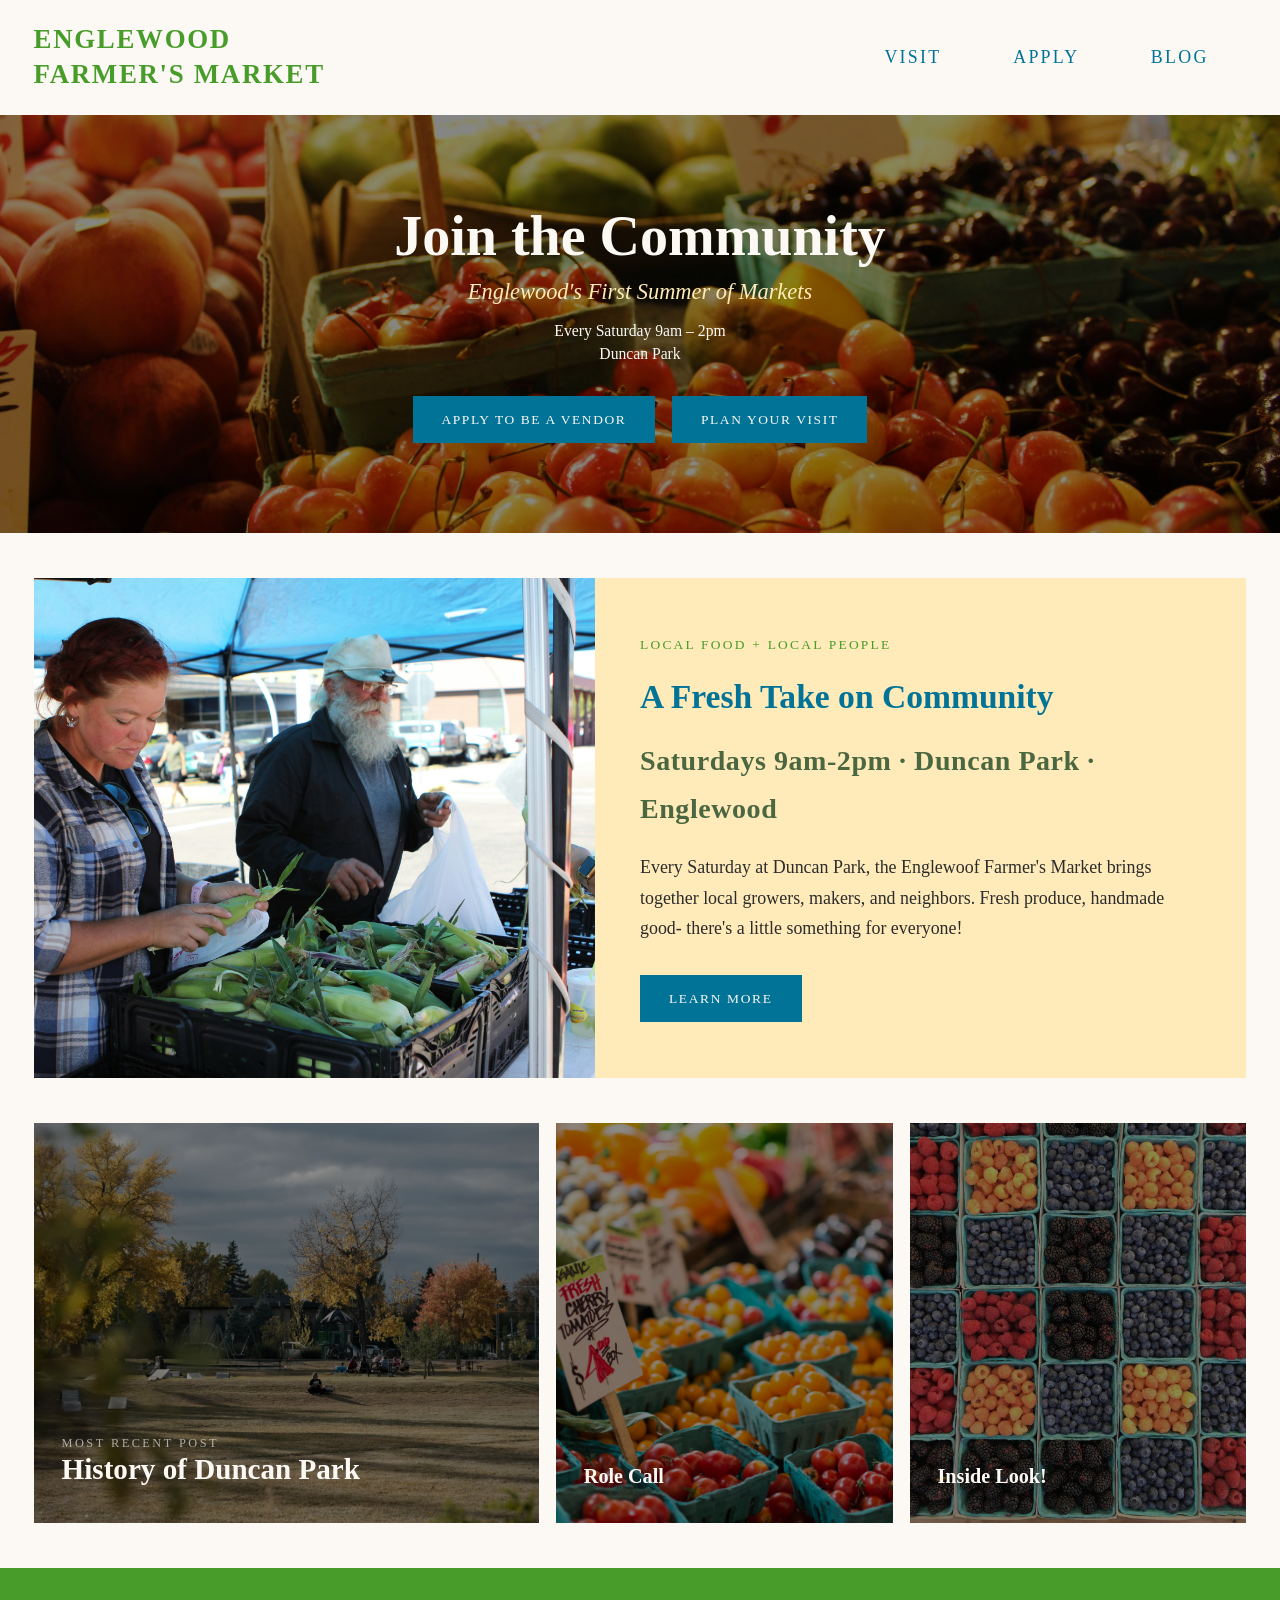
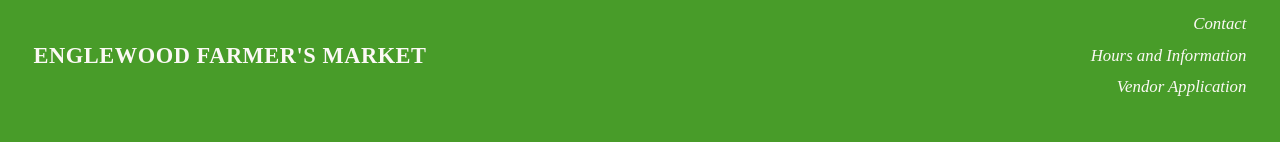
<file: index.html>
<!DOCTYPE html>
<html lang="en">
<head>
  <meta charset="UTF-8" />
  <meta name="viewport" content="width=device-width, initial-scale=1.0" />
  <title>Englewood Farmer's Market</title>
  <link rel="stylesheet" href="styles.css" />
</head>
<body>

  <!-- NAVIGATION -->
  <nav>
    <div class="nav-logo">
      <a href="index.html">
      <p>Englewood <br>Farmer's Market</p>
      </a>
    </div>
    <ul>
      <li><a href="visit.html">Visit</a></li>
      <li><a href="vendor-app.html">Apply</a></li>
      <li><a href="blog/">Blog</a></li>
    </ul>
  </nav>

  <!-- HERO -->
  <section id="hero">
    <h1>Join the Community</h1>
    <h2>Englewood's First Summer of Markets</h2>
    <p>Every Saturday 9am – 2pm</p>
    <p>Duncan Park</p>
    <div class="hero-buttons">
      <a href="vendor-app.html">Apply to Be a Vendor</a>
      <a href="visit.html">Plan Your Visit</a>
    </div>
  </section>

  <!-- ABOUT -->
  <section id="about">
    <div class="about-image">
      <img src="images/farmers-market-about-card-image.jpg" alt="Englewood's Farmer's Market"/>
    </div>
    <div class="about-text">
      <p class="about-lead"> Local Food + Local People</p>
      <h2> A Fresh Take on Community</h2>
      <p class="about-details">Saturdays 9am-2pm · Duncan Park · Englewood</p>
      <p>Every Saturday at Duncan Park, the Englewoof Farmer's Market brings together local growers, makers, and neighbors. Fresh produce, handmade good- there's a little something for everyone!</p>
      <a href="visit.html" class="about-cta"> Learn More</a>
    </div>
  </section>

  <!-- BLOG PREVIEW -->
  <section id="blog-preview">
    <a href="blog/duncan-park.html" class="blog-card featured card-duncan">

      <span class="blog-card-label"> Most Recent Post</span>
      <h3> History of Duncan Park</h3>
      </a>

    <a href="blog/roll-call.html" class="blog-card card-rollcall">
      <h3> Role Call</h3>
    </a>
  <a href="blog/inside-look.html" class="blog-card card-insidelook">
      <h3>Inside Look!</h3>
  </a>
  </section>

  <!-- FOOTER -->
  <footer>
    <div class="footer-logo">
      <p>Englewood Farmer's Market</p>
    </div>
    <nav class="footer-links">
      <a href="contact.html">Contact</a>
      <a href="visit.html">Hours and Information</a>
      <a href="vendor-app.html">Vendor Application</a>
    </nav>
  </footer>

</body>
</html>
</file>
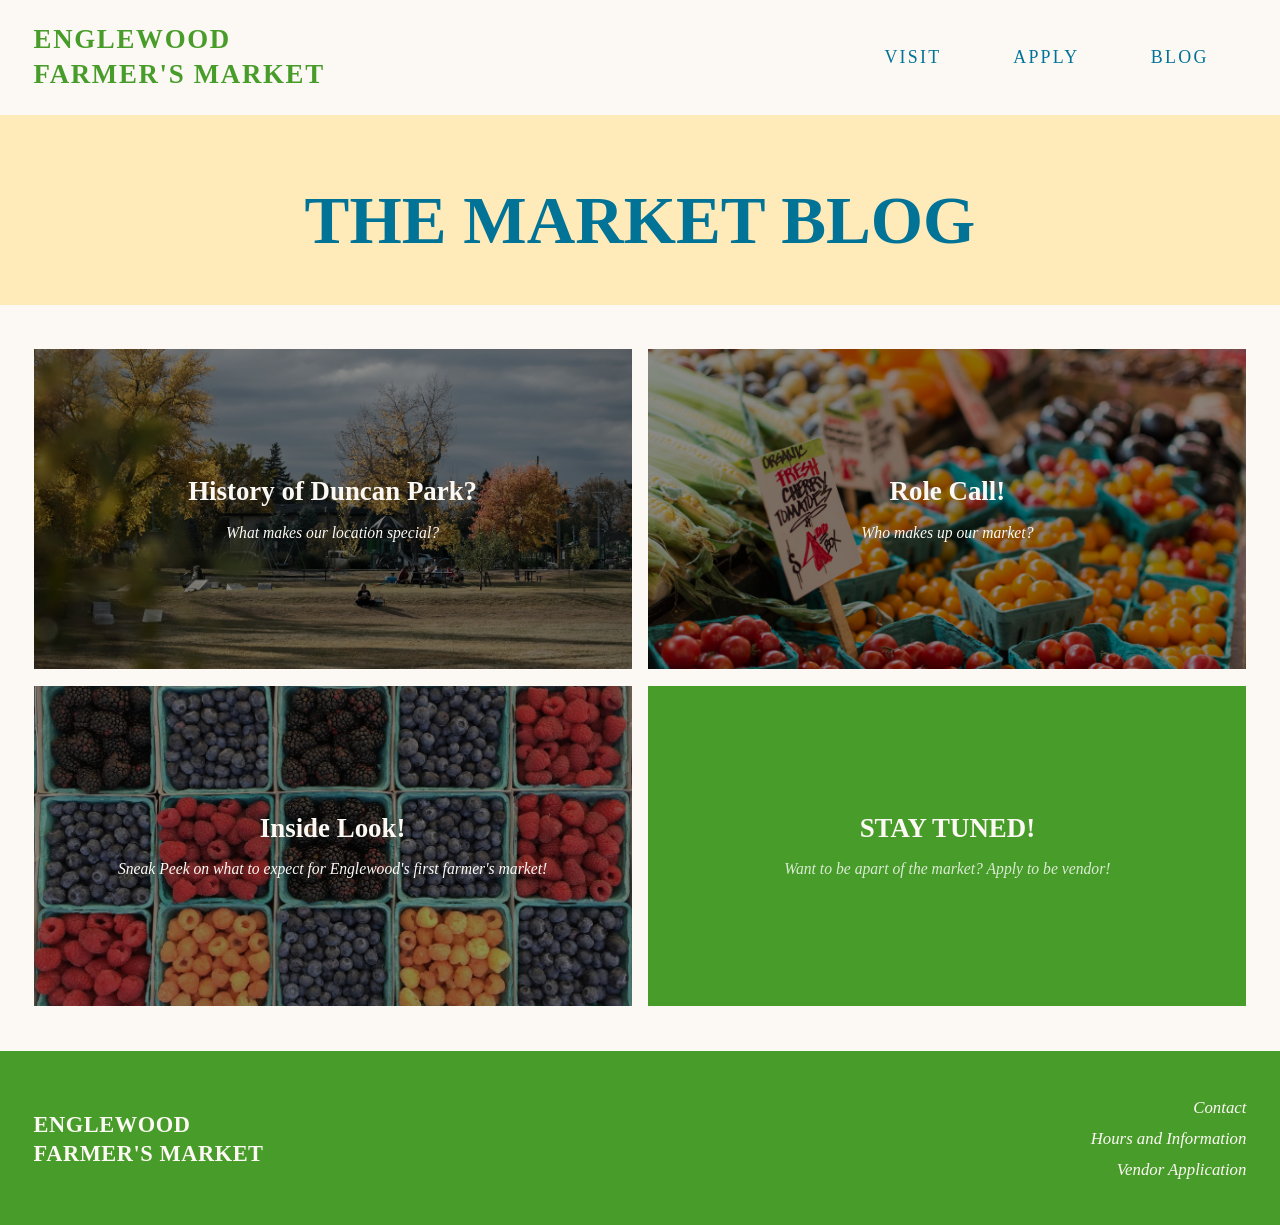
<file: blog/index.html>
<!DOCTYPE html>
<html lang="en">
<head>
  <meta charset="UTF-8" />
  <meta name="viewport" content="width=device-width, initial-scale=1.0" />
  <title>Englewood Farmer's Market</title>
  <link rel="stylesheet" href="../styles.css" />
</head>
<body>
      <!-- NAVIGATION -->
  <nav>
    <div class="nav-logo">
      <a href="../index.html">
      <p>Englewood <br>Farmer's Market</br></p>
      </a>
    </div>
    <ul>
      <li><a href="../visit.html">Visit</a></li>
      <li><a href="../vendor-app.html">Apply</a></li>
      <li><a href="index.html">Blog</a></li>
    </ul>
  </nav>

  <!--Page Header -->
    <section id="blog-header">
        <h1> The Market Blog </h1>
    </section>
<!----Blgo Grid-->
<section id="blog-grid">
    
    <!---Placecard 1-->

<a href="duncan-park.html" class="blog-grid-card card-duncan">
    <h2>History of Duncan Park?</h2>
    <p>What makes our location special?</p>
</a>

    <!--- placecard 2-->
<a href="role-call.html" class="blog-grid-card card-rollcall">
    <h2>Role Call!</h2>
    <p>Who makes up our market?</p>
</a>

    <!--- placecard 3-->
<a href="inside-look.html" class="blog-grid-card card-insidelook">
    <h2> Inside Look!</h2>
    <p>Sneak Peek on what to expect for Englewood's first farmer's market!</p>
</div>

<!---card 4- CTA-->
<a href="../vendor-app.html" class="blog-grid-card blog-cta-card"> 
    <h2> Stay Tuned!</h2>
    <p> Want to be apart of the market? Apply to be vendor! </p>
</a>

</section>

  <!-- FOOTER -->
  <footer>
    <div class="footer-logo">
      <p>Englewood<br>Farmer's Market</p>
    </div>
    <nav class="footer-links">
      <a href="../contact.html">Contact</a>
      <a href="../visit.html">Hours and Information</a>
      <a href="../vendor-app.html">Vendor Application</a>
    </nav>
  </footer>
 
</body>
</html>
</file>
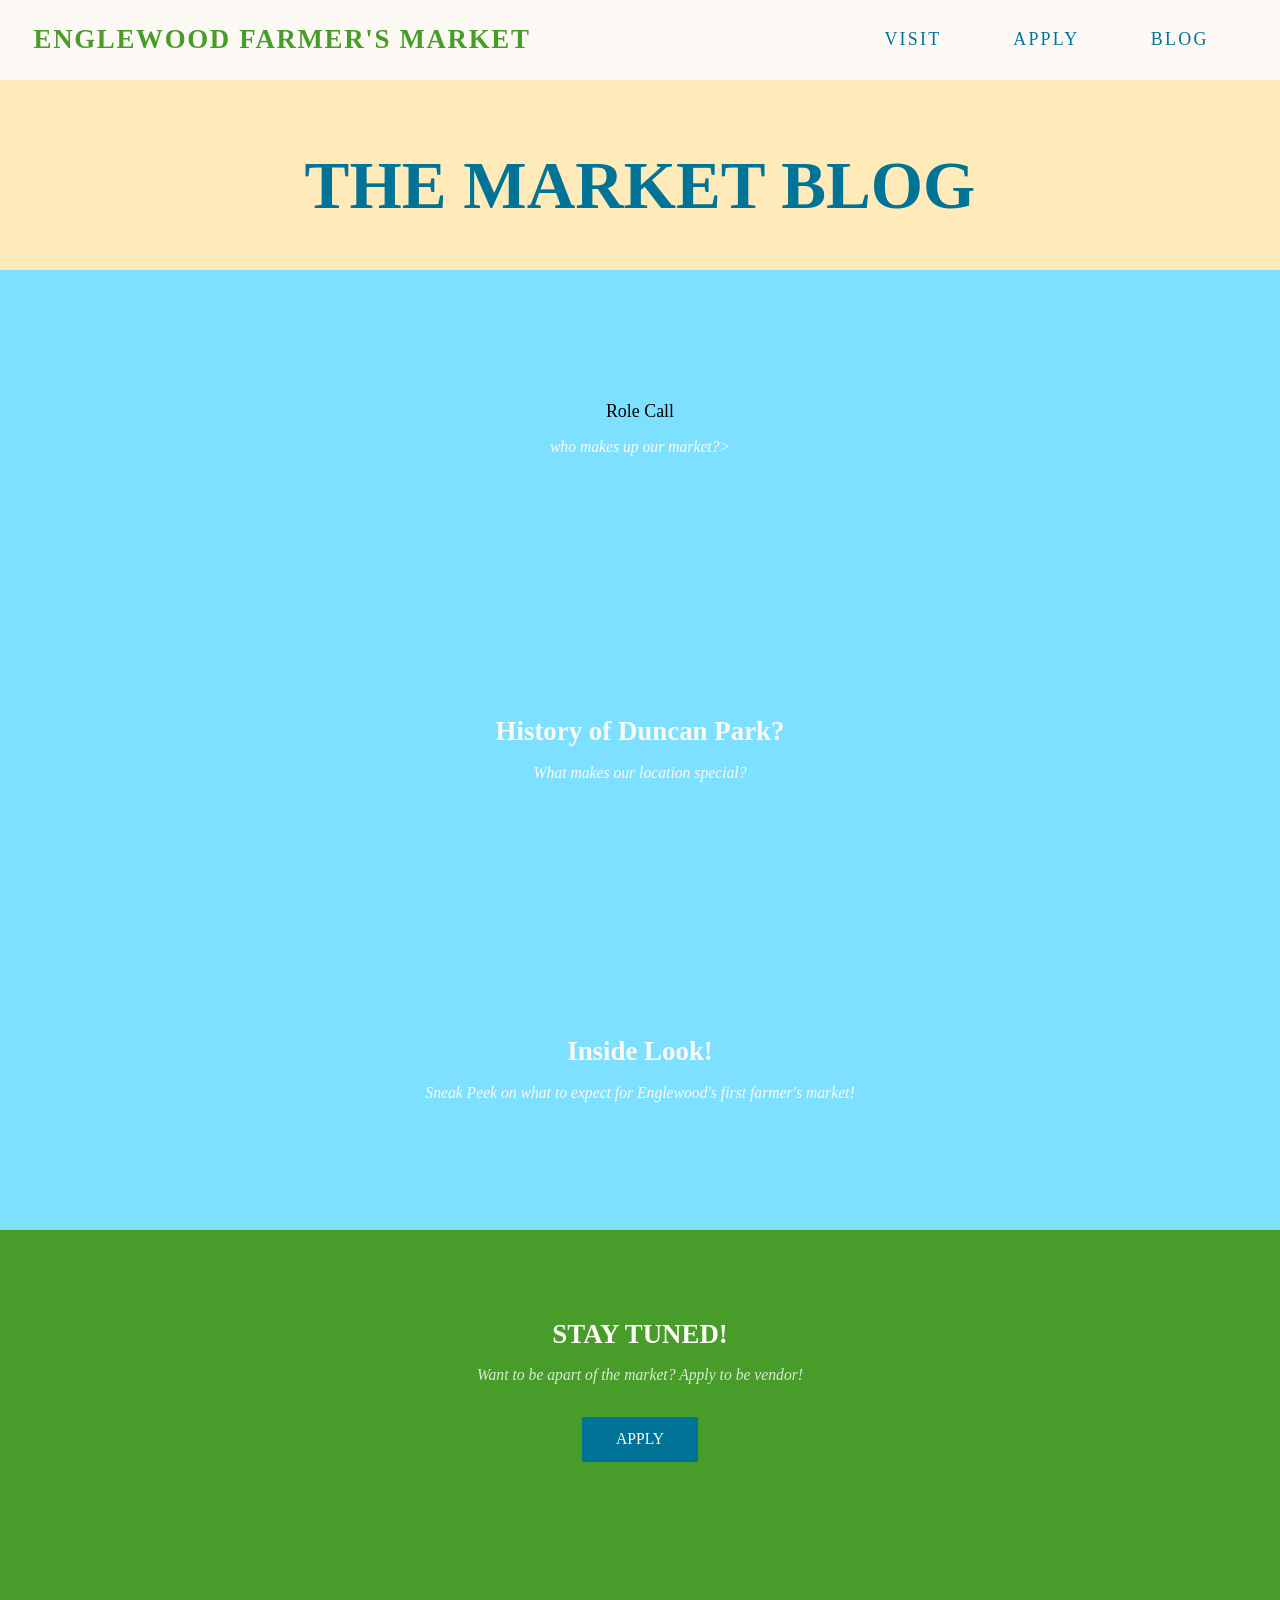
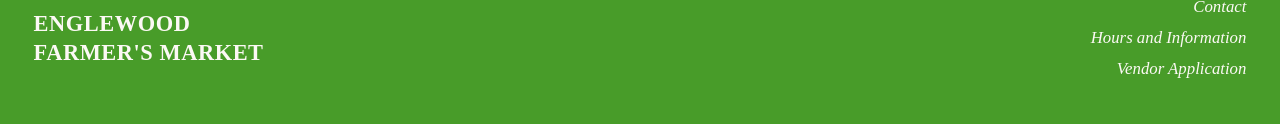
<file: blog.html>
<!DOCTYPE html>
<html lang="en">
<head>
  <meta charset="UTF-8" />
  <meta name="viewport" content="width=device-width, initial-scale=1.0" />
  <title>Englewood Farmer's Market</title>
  <link rel="stylesheet" href="styles.css" />
</head>
<body>
      <!-- NAVIGATION -->
  <nav>
    <div class="nav-logo">
      <p>Englewood Farmer's Market</p>
    </div>
    <ul>
      <li><a href="visit.html">Visit</a></li>
      <li><a href="apply.html">Apply</a></li>
      <li><a href="blog.html">Blog</a></li>
    </ul>
  </nav>

  <!--Page Header -->
    <section id="blog-header">
        <h1> The Market Blog </h1>
    </section>
<!----Blgo Grid-->
<section id-="blog-grid">
    
    <!---Placecard 1-->

<div class="blog-grid-card"
    <h2> Role Call</h2>
    <p> who makes up our market?>
    </div>

    <!--- placecard 2-->
<div class="blog-grid-card">
    <h2> History of Duncan Park?</h2>
    <p>What makes our location special?</p>
</div>
</section>

    <!--- placecard 3-->
<div class="blog-grid-card">
    <h2> Inside Look!</h2>
    <p>Sneak Peek on what to expect for Englewood's first farmer's market!</p>
</div>

<!---card 4- CTA-->
<div class="blog-grid-card blog-cta-card">
    <h2> Stay Tuned!</h2>
    <p> Want to be apart of the market? Apply to be vendor! </p>
    <a href="apply.html"> Apply </a>
</div>

</section>

  <!-- FOOTER -->
  <footer>
    <div class="footer-logo">
      <p>Englewood<br>Farmer's Market</p>
    </div>
    <nav class="footer-links">
      <a href="contact.html">Contact</a>
      <a href="visit.html">Hours and Information</a>
      <a href="apply.html">Vendor Application</a>
    </nav>
  </footer>
 
</body>
</html>
</file>
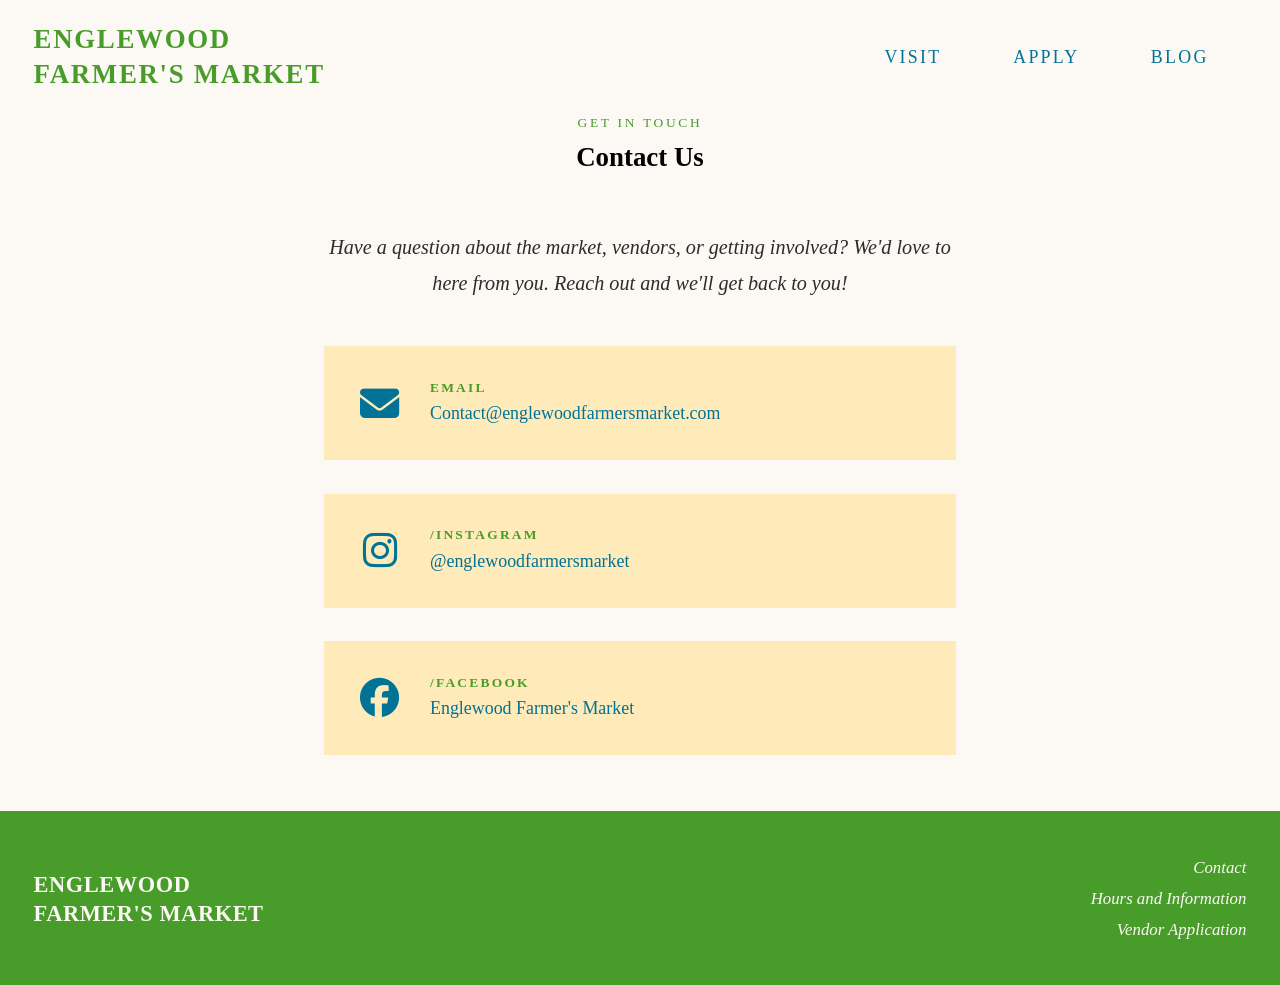
<file: contact.html>
<!DOCTYPE html>
<html lang="en">
<head>
  <meta charset="UTF-8" />
  <meta name="viewport" content="width=device-width, initial-scale=1.0" />
  <title>Contact — Englewood Farmer's Market</title>
  <link rel="stylesheet" href="styles.css" />
  <link rel="stylesheet" href="https://cdnjs.cloudflare.com/ajax/libs/font-awesome/6.5.0/css/all.min.css" />
</head>
<body>

  <!-- Navigation -->
  <nav>
    <div class="nav-logo">
      <a href="index.html">
        <p>Englewood<br>Farmer's Market</p>
      </a>
    </div>
    <ul>
      <li><a href="visit.html">Visit</a></li>
      <li><a href="vendor-app.html">Apply</a></li>
      <li><a href="blog/index.html">Blog</a></li>
    </ul>
  </nav>
  <section id="contact-header">
    <p class="page-lead">Get In Touch</p>
    <h1> Contact Us</h1>
</section>
<section id="contact-content">
<p class="contact-intro">Have a question about the market, vendors, or getting involved? We'd love to here from you. Reach out and we'll get back to you!</p>
<div class="contact-details">
    <div class="contact-item">
        <i class=" fa-solid fa-envelope"></i>
        <div>
            <span class="contact-label">Email</span>
            <a href="mailto:Contact@englewoodfarmersmarket.com">Contact@englewoodfarmersmarket.com</a>

        </div>
    </div>
<div class="contact-item">
    <i class="fa-brands fa-instagram"></i>
    <div>
        <span class="contact-label">/Instagram</span>
        <a href="https://instagram.com/englewoodfarmersmarket" target="_blank">@englewoodfarmersmarket</a>
    </div>
</div>
<div class="contact-item">
    <i class="fa-brands fa-facebook"></i>
    <div>
        <span class="contact-label">/Facebook</span>
        <a href="https://facebook.com/englewoodfarmersmarket" target="_blank">Englewood Farmer's Market</a>
    </div>
</div>
</div>
</section>


  <!-- Footer -->
  <footer>
    <div class="footer-logo">
      <p>Englewood<br>Farmer's Market</p>
    </div>
    <nav class="footer-links">
      <a href="contact.html">Contact</a>
      <a href="visit.html">Hours and Information</a>
      <a href="vendor-app.html">Vendor Application</a>
    </nav>
  </footer>

</body>
</html>
</file>
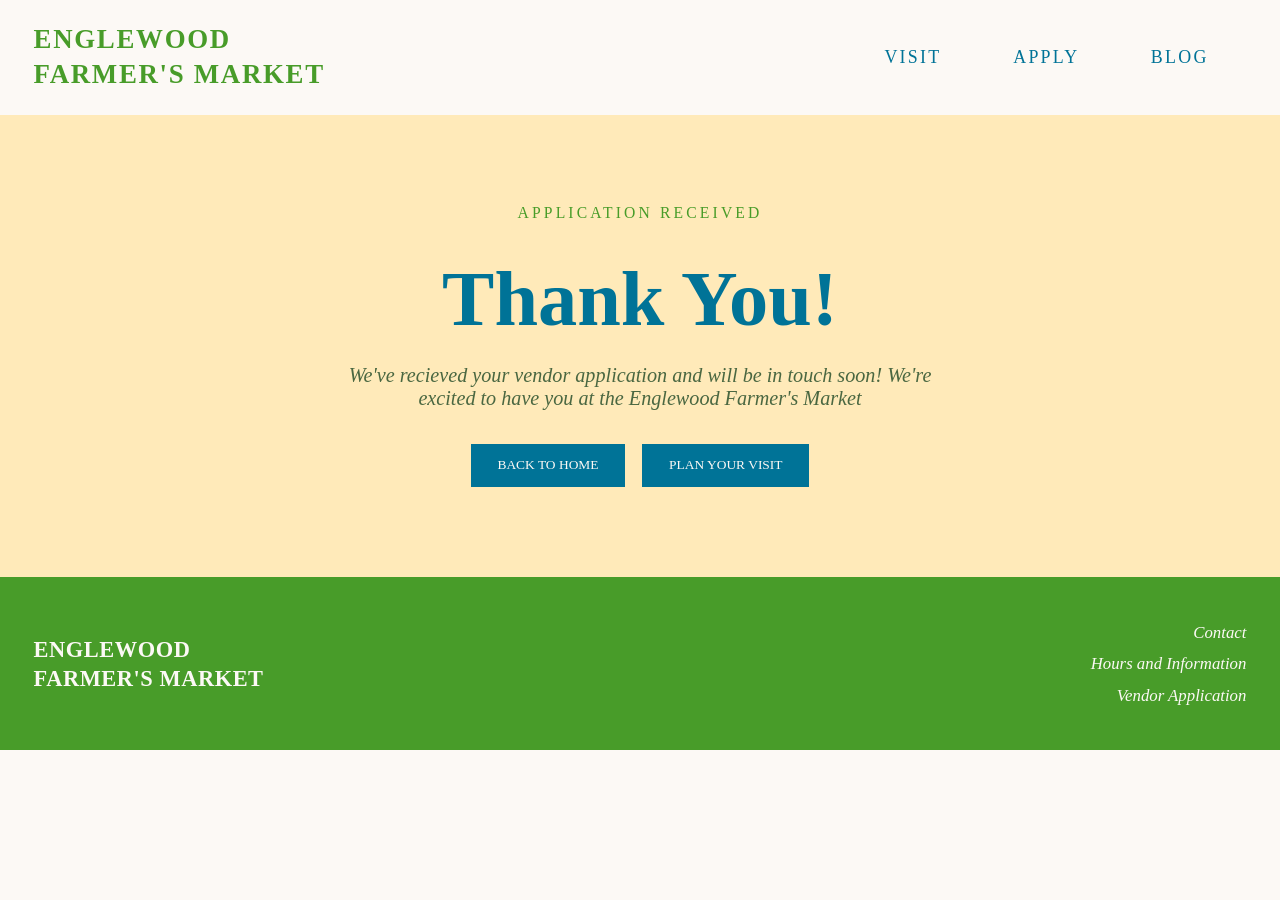
<file: thank-you.html>
<!DOCTYPE html>
<html lang="en">
<head>
  <meta charset="UTF-8" />
  <meta name="viewport" content="width=device-width, initial-scale=1.0" />
  <title>Englewood Farmer's Market</title>
  <link rel="stylesheet" href="styles.css" />
</head>
<body>

  <!-- NAVIGATION -->
  <nav>
    <div class="nav-logo">
      <a href="index.html">
      <p>Englewood <br>Farmer's Market</p>
      </a>
    </div>
    <ul>
      <li><a href="visit.html">Visit</a></li>
      <li><a href="vendor-app.html">Apply</a></li>
      <li><a href="blog/index.html">Blog</a></li>
    </ul>
  </nav>
<!-- start-->
 <section id="thankyou">
    <p class="page-lead">Application Received</p>
    <h1> Thank You!</h1>
    <p class="thankyou-sub">We've recieved your vendor application and will be in touch soon! We're excited to have you at the Englewood Farmer's Market</p>
    <div class="thankyou-buttons">
        <a href="index.html"> Back To Home</a>
        <a href="visit.html">Plan Your Visit</a>
    </div>

 </section>

<!--Footer--->
  <!-- Footer -->
  <footer>
    <div class="footer-logo">
      <p>Englewood<br>Farmer's Market</p>
    </div>
    <nav class="footer-links">
      <a href="contact.html">Contact</a>
      <a href="visit.html">Hours and Information</a>
      <a href="vendor-app.html">Vendor Application</a>
    </nav>
  </footer>

</body>
</html>
</file>
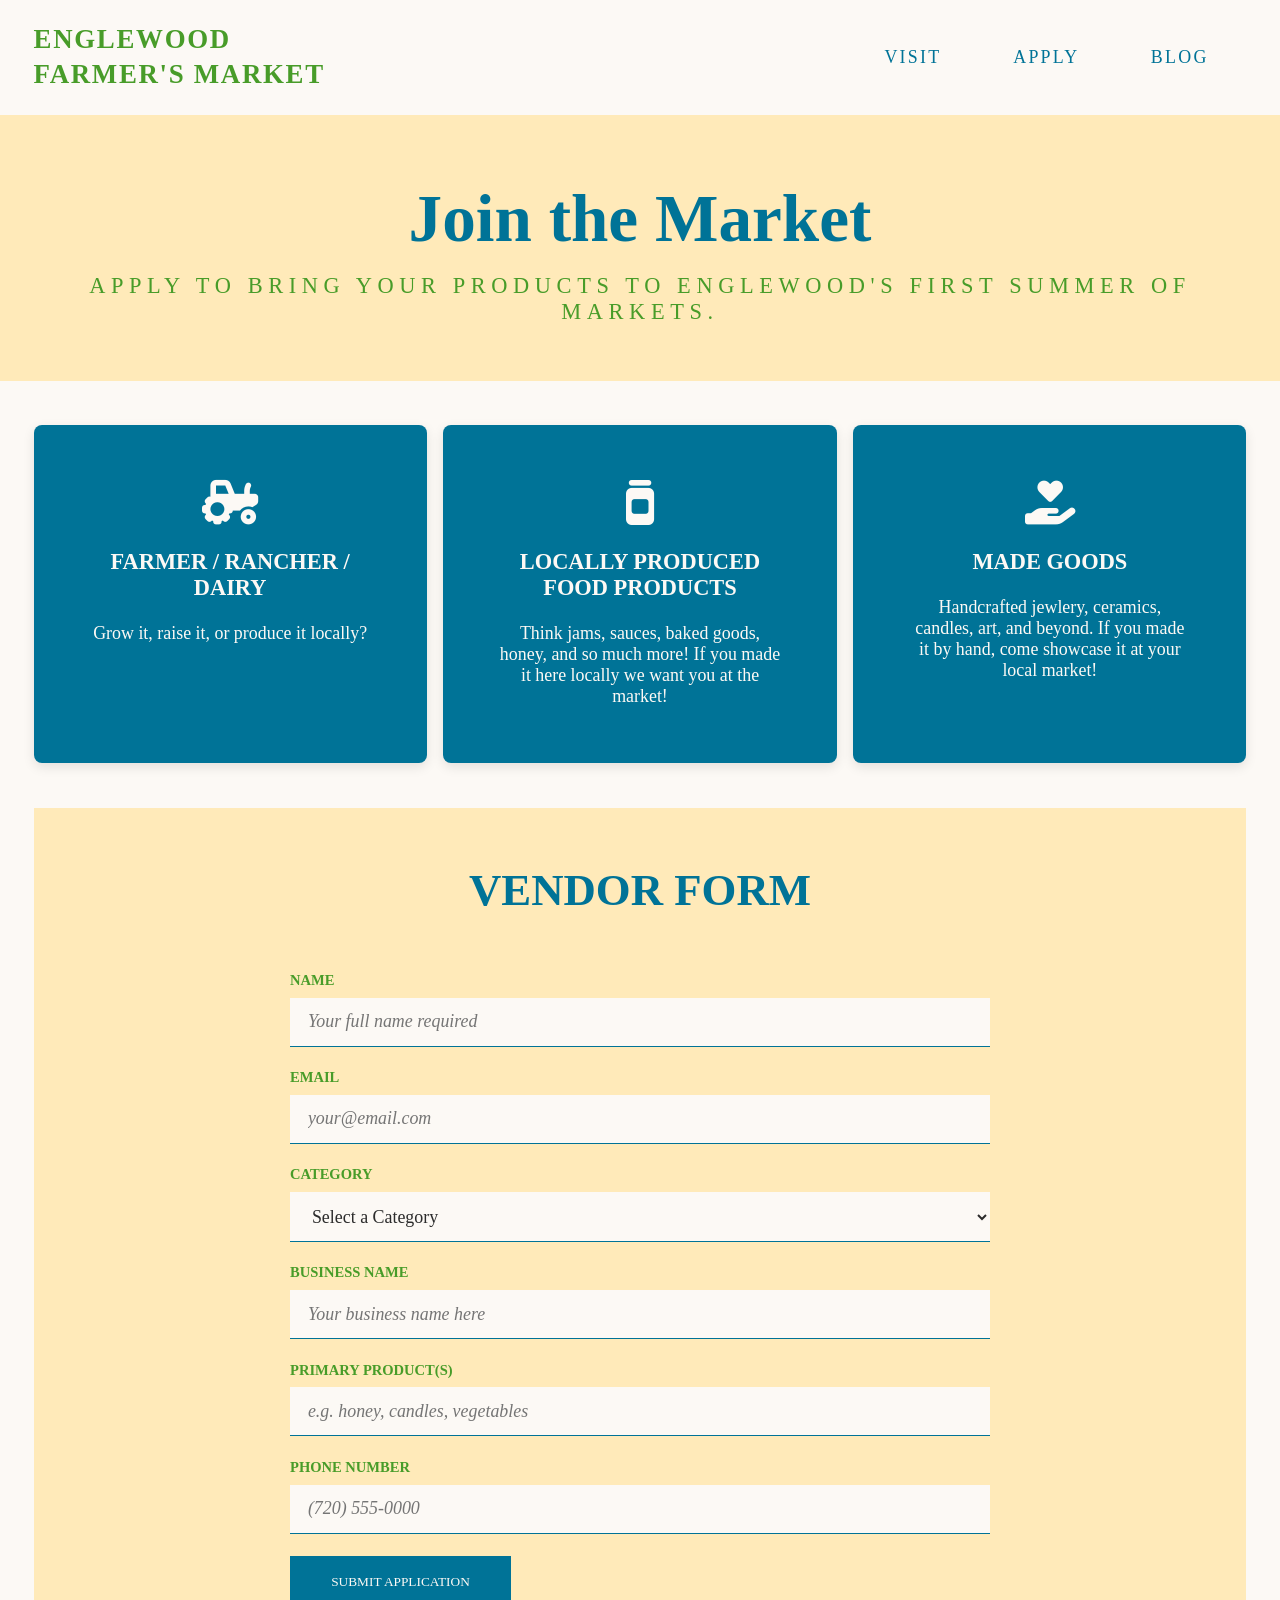
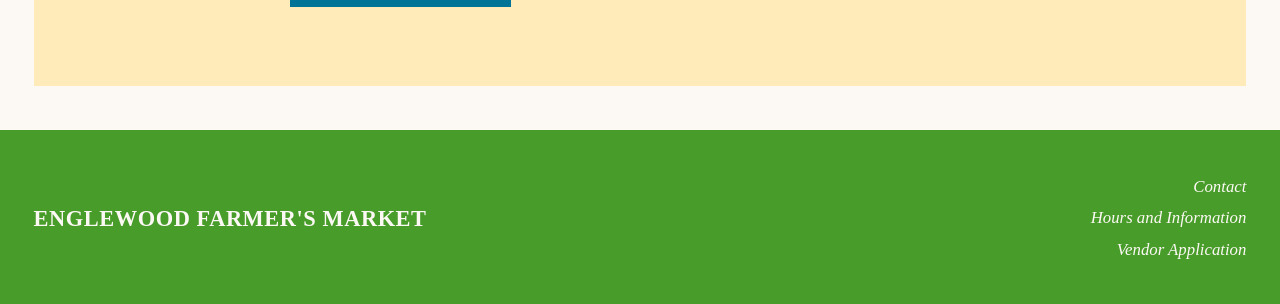
<file: vendor-app.html>
<!DOCTYPE html>
<html lang="en">
<head>
  <meta charset="UTF-8" />
  <meta name="viewport" content="width=device-width, initial-scale=1.0" />
  <title>Englewood Farmer's Market</title>
  <link rel="stylesheet" href="styles.css" />
  <link rel="stylesheet" href="https://cdnjs.cloudflare.com/ajax/libs/font-awesome/6.5.0/css/all.min.css" />
</head>
<body>

  <!-- NAVIGATION -->
  <nav>
    <div class="nav-logo">
      <a href="index.html">
      <p>Englewood <br>Farmer's Market</p>
      </a>
    </div>
    <ul>
      <li><a href="visit.html">Visit</a></li>
      <li><a href="vendor-app.html">Apply</a></li>
      <li><a href="blog/index.html">Blog</a></li>
    </ul>
  </nav>

  <section id="apply-header">
    <h1>Join the Market</h1>
    <p class="page-lead"> Apply to bring your products to Englewood's first summer of markets.</p>
  </section>

  <!---Vendor Categories ---->
  <section id="vendor-categories">
    <div class="category-grid">

        <div class="category-card">
            <i class="fa-solid fa-tractor"></i>
            <h3>Farmer / Rancher / Dairy</h3>
        <p>Grow it, raise it, or produce it locally?</p>
        </div>

        <div class="category-card">
            <i class="fa-solid fa-jar"></i>
            <h3>Locally Produced Food Products</h3>
        <p>Think jams, sauces, baked goods, honey, and so much more! If you made it here locally we want you at the market!</p>
        </div>

        <div class="category-card">
            <i class="fa-solid fa-hand-holding-heart"></i>
            <h3>Made Goods</h3>
        <p>Handcrafted jewlery, ceramics, candles, art, and beyond. If you made it by hand, come showcase it at your local market!</p>
        </div>
    </div>
  </section>

  <!-- VENDOR FORM!-->
<section id="vendor-form">
  <h2>Vendor Form</h2>
  <form action="https://api.web3forms.com/submit" method="POST" id="vendor-form-el">
      <input type="hidden" name="access_key" value="48fa2d19-6a43-4c61-821a-32425ac758e7" />
      <input type="hidden" name="redirect" value="https://izstarr.github.io/englewood-farmers-market/thank-you.html" />
       
        <!--Form Field : Name-->
    <div class="form-field">
        <label for="name">Name</label>
        <input type="text" id="name" name="name" placeholder="Your full name required"></input>
    </div>

    <!--Form Field: Email-->
    <div class="form-field">
        <label for="email">Email</label>
        <input type="email" id="email" name="email" placeholder="your@email.com"></input>
    </div>

    <!--Form Field: Category -dropdown-->
    <div class="form-field">
        <label for="category">Category</label>
        <select name="category" id="category" required>
            <option value="" disabled selected> Select a Category</option>
            <option value="farmer"> Farmer/ Rancher/ Dairy</option>
            <option value="food"> Locally Produced Food Products</option>
            <option value="goods"> Made Goods</option>
        </select>
    </div>
   
    <!-- Form field: Business Name-->
    <div class="form-field">
        <label for="business"> Business Name</label>
        <input type="text" id="business" name="business" placeholder="Your business name here" required>
    </div>

     <!-- Form field: Primary Product(s)-->
    <div class="form-field">
        <label for="products"> Primary Product(s)</label>
        <input type="text" id="products" name="products" placeholder="e.g. honey, candles, vegetables" required>
    </div>

         <!-- Form field: Phone Number-->
    <div class="form-field">
        <label for="phone"> Phone Number</label>
        <input type="tel" id="phone" name="phone" placeholder="(720) 555-0000" required></input>
    </div>

    <button type="submit">Submit Application</button>

    </form>
    </section>
     <!-- FOOTER -->
  <footer>
    <div class="footer-logo">
      <p>Englewood Farmer's Market</p>
    </div>
    <nav class="footer-links">
      <a href="contact.html">Contact</a>
      <a href="visit.html">Hours and Information</a>
      <a href="vendor-app.html">Vendor Application</a>
    </nav>
  </footer>
  <!--- a little custom java script---->
  <script>
  const form = document.getElementById('vendor-form-el');
  form.addEventListener('submit', function(e) {
    e.preventDefault();
    const data = new FormData(form);
    fetch('https://api.web3forms.com/submit', {
      method: 'POST',
      body: data
    }).then(response => {
      if (response.ok) {
        window.location.href = 'thank-you.html';
      }
    });
  });
</script>
</body>
</html>
</file>
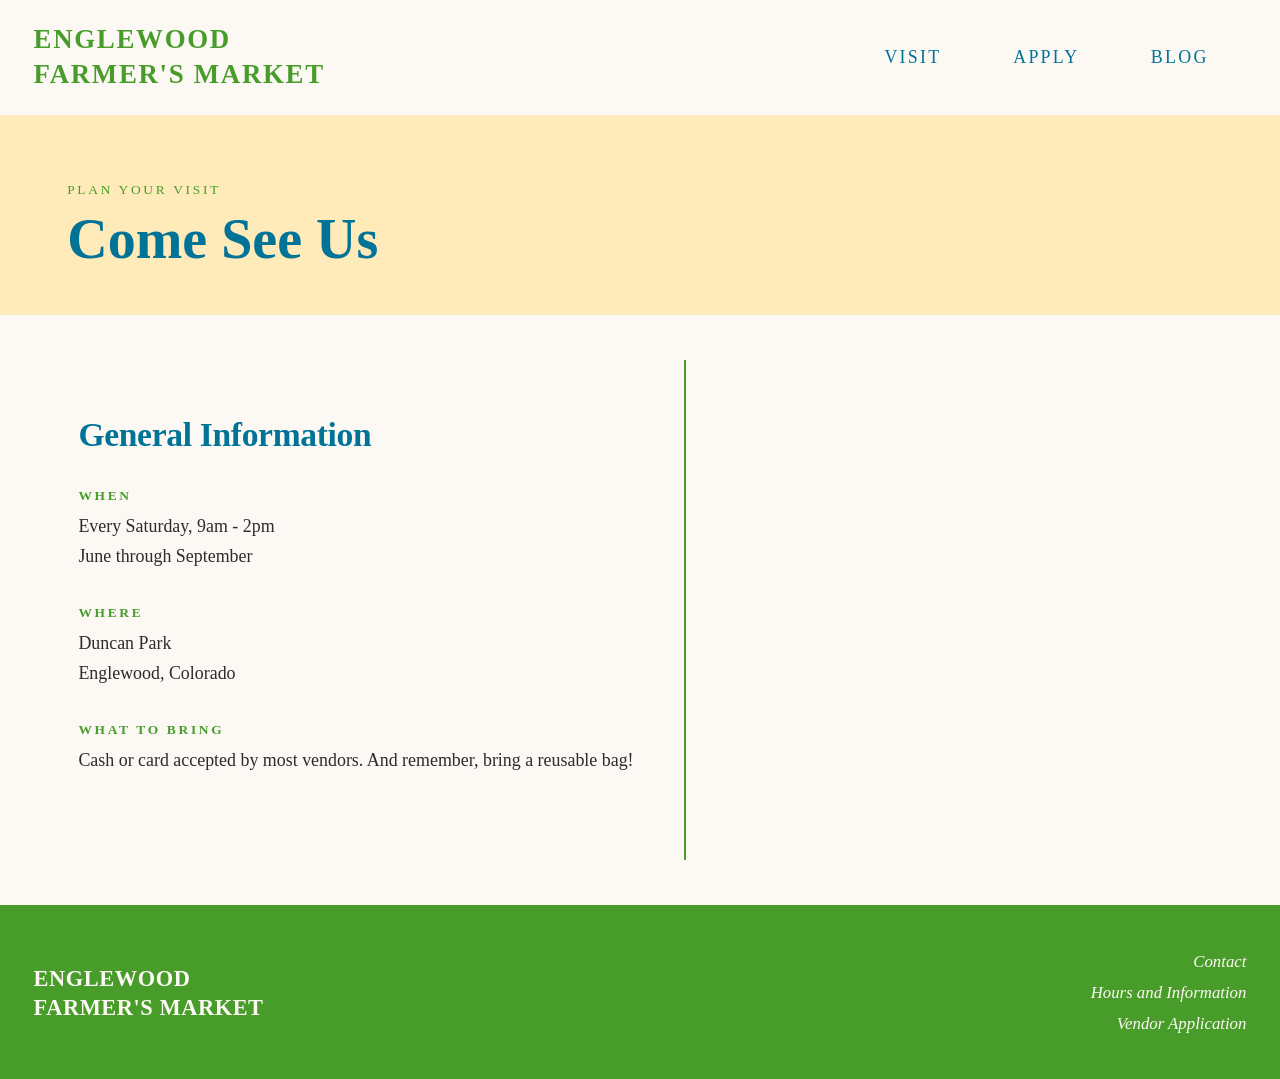
<file: visit.html>
<!DOCTYPE html>
<html lang="en">
    <head>
    <meta charset="UTF-8" />
    <meta name="viewport" content="width=device-width, initial-scale=1.0" />
  <title>Visit — Englewood Farmer's Market</title>
  <link rel="stylesheet" href="styles.css" />
    </head>
    <body>

<!--Navigation->-->
  <nav>
    <div class="nav-logo">
      <a href="index.html">
      <p>Englewood <br>Farmer's Market</p>
      </a>
    </div>
    <ul>
      <li><a href="visit.html">Visit</a></li>
      <li><a href="vendor-app.html">Apply</a></li>
      <li><a href="blog/index.html">Blog</a></li>
    </ul>
  </nav>

  <!--PAge Header-->
  <section id="visit-header">
    <p class="page-lead"> Plan Your Visit</p>
    <h1> Come See Us</h1>
  </section>

  <!--Visit CONTENT-->
<section id="visit-content">
    <!--LEft Pane: Gen Info-->
    <div class="visit-info">
        <h2>General Information</h2>
    <div class="visit-detail">
        <span class="visit-label"> When</span>
        <p>Every Saturday, 9am - 2pm<br>June through September</p>
    </div>
    <div class="visit-detail">
        <span class="visit-label">Where</span>
        <p> Duncan Park <br> Englewood, Colorado</p>
    </div>
    <div class="visit-detail">
        <span class="visit-label">What to Bring</span>
        <p> Cash or card accepted by most vendors.
          And remember, bring a reusable bag!</p>
    </div>
    </div>

<!--Right Pane: Map ------>
<div class="visit-map">
<iframe src="https://www.google.com/maps/embed?pb=!1m18!1m12!1m3!1d254709.7994561788!2d-105.4187642861562!3d39.85983549099202!2m3!1f0!2f0!3f0!3m2!1i1024!2i768!4f13.1!3m3!1m2!1s0x876c80f7691d4e77%3A0x881b8dd6da6fa2bb!2sDuncan%20Park!5e1!3m2!1sen!2sus!4v1775500233698!5m2!1sen!2sus" width="600" height="450" style="border:0;" allowfullscreen="" loading="lazy" referrerpolicy="no-referrer-when-downgrade"></iframe>
</div>

</section>

<!--Footer-->
<footer>
    <div class="footer-logo">
      <p>Englewood<br>Farmer's Market</p>
    </div>
    <nav class="footer-links">
      <a href="contact.html">Contact</a>
      <a href="visit.html">Hours and Information</a>
      <a href="vendor-app.html">Vendor Application</a>
    </nav>
  </footer>
 
</body>
</html>
</file>
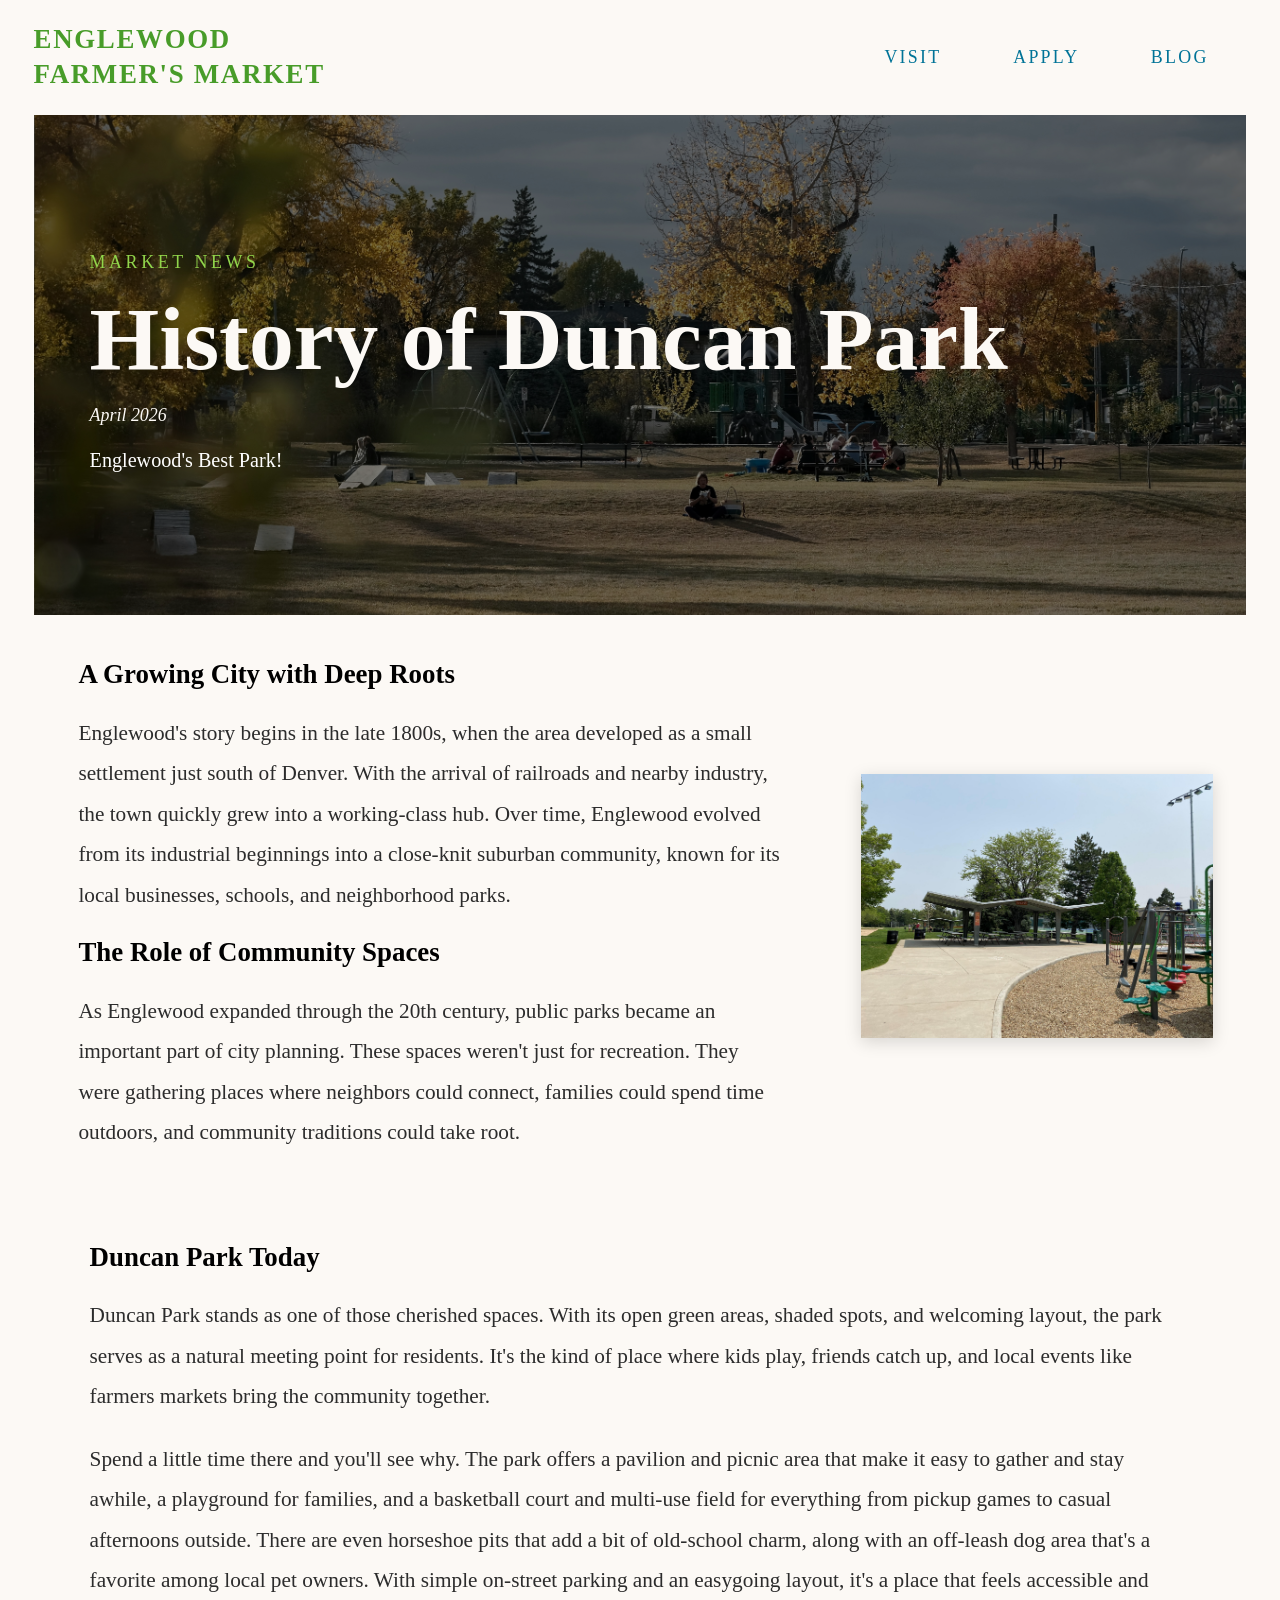
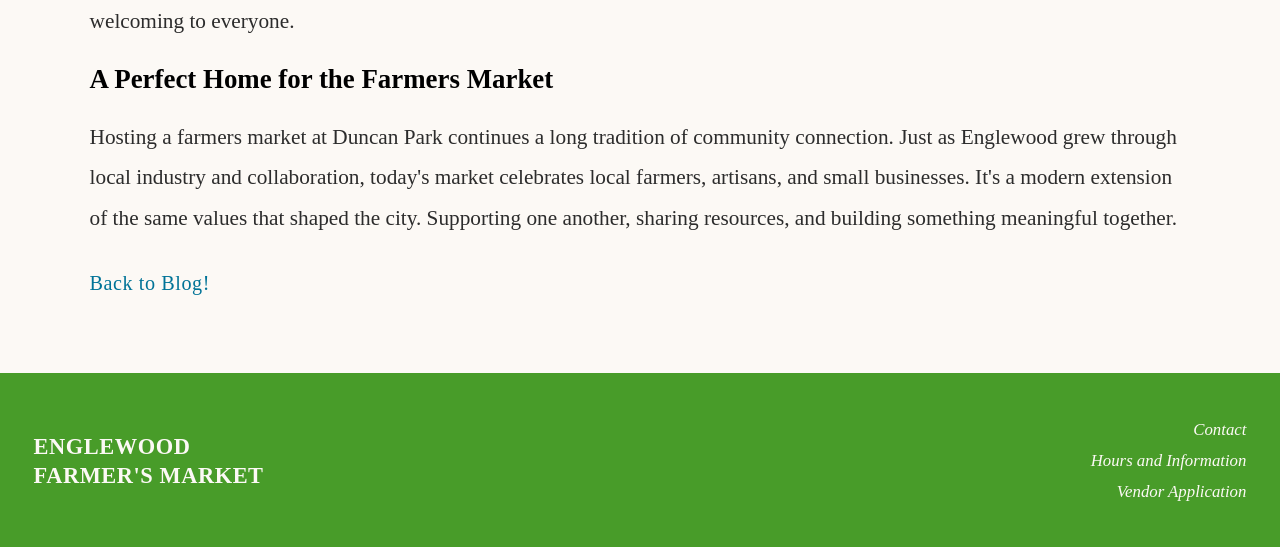
<file: blog/duncan-park.html>
<!DOCTYPE html>
<html lang="en">
<head>
  <meta charset="UTF-8" />
  <meta name="viewport" content="width=device-width, initial-scale=1.0" />
  <title>History of Duncan Park — Englewood Farmer's Market Blog</title>
  <link rel="stylesheet" href="../styles.css" />
</head>
<body>
    <!--Navigation-->

    <nav>
    <div class="nav-logo">
        <a href="../index.html">
      <p>Englewood<br>Farmer's Market</p>
      </a>
    </div>
    <ul>
      <li><a href="../visit.html">Visit</a></li>
      <li><a href="../vendor-app.html">Apply</a></li>
      <li><a href="index.html">Blog</a></li>
    </ul>
  </nav>

  <!--Blog Post----->

  <article id="blog-post">
    <!--Top: full width header-->
    <div class="post-top post-top-duncan">
        <span class="post-lead"> Market News</span>
        <h1> History of Duncan Park</h1>
        <p class="post-date"> April 2026</p>
        <p class="post-blurb"> Englewood's Best Park!</p>
      </div>

<!--Middle two column- text left image right-->
<div class="post-middle">
<div class="post-text-col"> <!--left col-->
  <h2> A Growing City with Deep Roots</h2>
<p>Englewood's story begins in the late 1800s, when the area developed as a small settlement just south of Denver. With the arrival of railroads and nearby industry, the town quickly grew into a working-class hub. Over time, 
  Englewood evolved from its industrial beginnings into a close-knit suburban community, known for its local businesses, schools, and neighborhood parks.</p>
<h2>The Role of Community Spaces</h2>
        <p>As Englewood expanded through the 20th century, public parks became an important part of city planning. These spaces weren't just for recreation. 
          They were gathering places where neighbors could connect, families could spend time outdoors, and community traditions could take root.</p>
    </div>

    <div class="post-image"> <!--right col-->
      <img src="../images/duncan-pavillion.jpeg" alt="History of Duncan Park"/>
      </div>
</div>

<!--Bottom: full width body text-->
<div class="post-body">
    <h2>Duncan Park Today</h2>
      <p>Duncan Park stands as one of those cherished spaces. With its open green areas, shaded spots, and welcoming layout, the park serves as a natural meeting point for residents. It's the kind of place where kids play, friends catch up, and local events like farmers markets bring the community together.</p>
      <p>Spend a little time there and you'll see why. The park offers a pavilion and picnic area that make it easy to gather and stay awhile, a playground for families, and a basketball court and multi-use field for everything from pickup games to casual afternoons outside.
        There are even horseshoe pits that add a bit of old-school charm, along with an off-leash dog area that's a favorite among local pet owners. With simple on-street parking and an easygoing layout, it's a place that feels accessible and welcoming to everyone.</p>
      <h2>A Perfect Home for the Farmers Market</h2>
      <p>Hosting a farmers market at Duncan Park continues a long tradition of community connection. Just as Englewood grew through local industry and collaboration, today's market celebrates local farmers, artisans, and small businesses. It's a modern extension of the same values that shaped the city.
         Supporting one another, sharing resources, and building something meaningful together.</p>
        <a href="index.html" class="post-back"> Back to Blog!</a>
</div>
  </article>

  <footer>
    <div class="footer-logo">
      <p>Englewood<br>Farmer's Market</p>
    </div>
    <nav class="footer-links">
      <a href="../contact.html">Contact</a>
      <a href="../visit.html">Hours and Information</a>
      <a href="../vendor-app.html">Vendor Application</a>
    </nav>
  </footer>
</body>
</html>
</file>
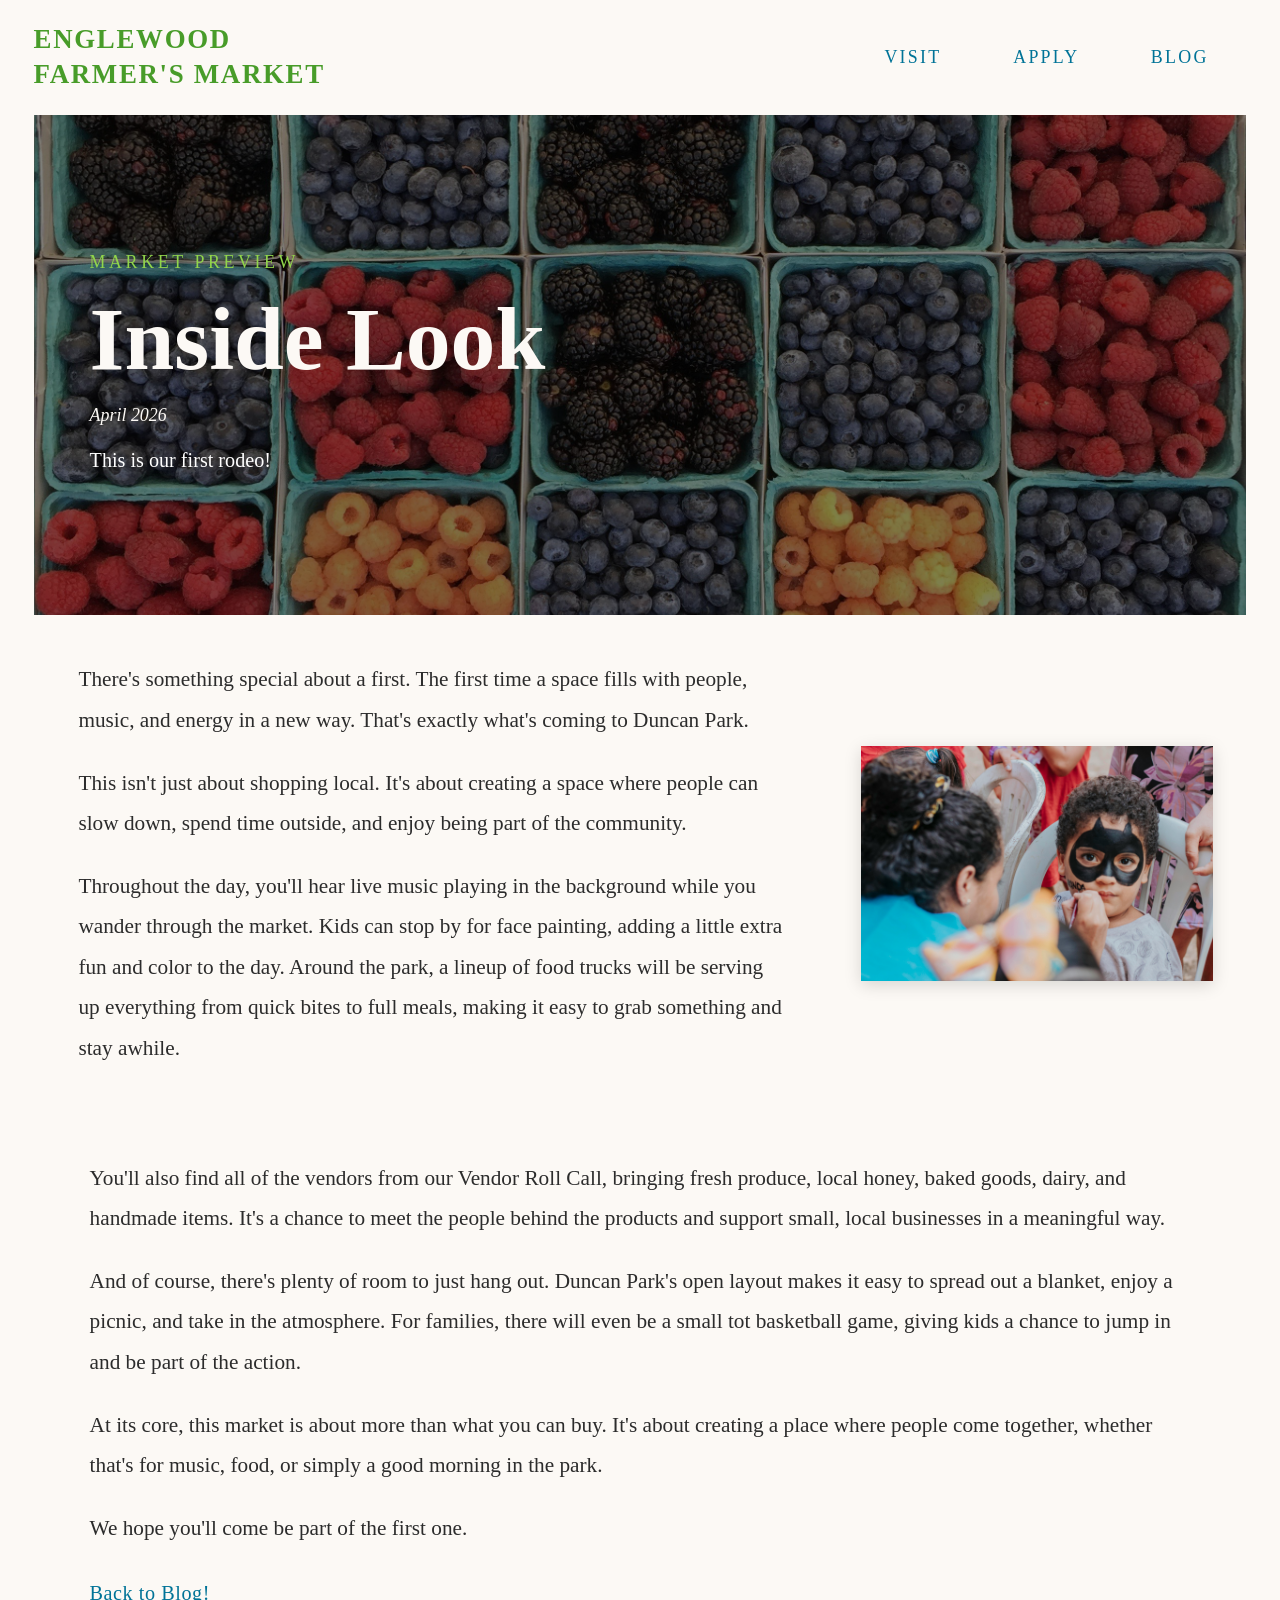
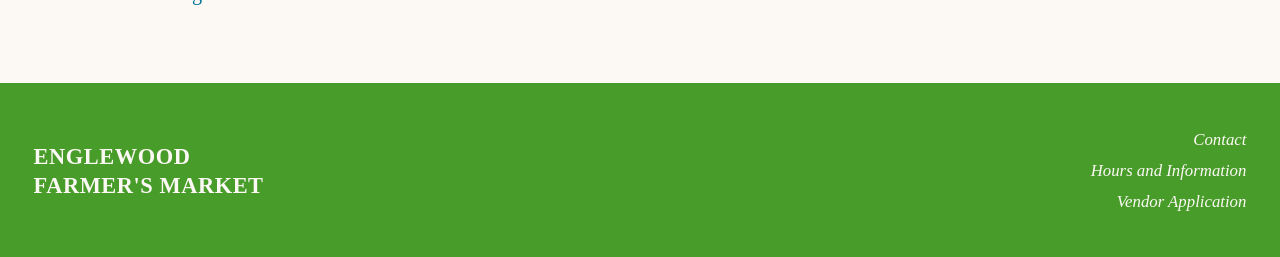
<file: blog/inside-look.html>
<!DOCTYPE html>
<html lang="en">
<head>
  <meta charset="UTF-8" />
  <meta name="viewport" content="width=device-width, initial-scale=1.0" />
  <title>History of Duncan Park — Englewood Farmer's Market Blog</title>
  <link rel="stylesheet" href="../styles.css" />
</head>
<body>
    <!--Navigation-->

    <nav>
    <div class="nav-logo">
        <a href="../index.html">
      <p>Englewood<br>Farmer's Market</p>
      </a>
    </div>
    <ul>
      <li><a href="../visit.html">Visit</a></li>
      <li><a href="../vendor-app.html">Apply</a></li>
      <li><a href="index.html">Blog</a></li>
    </ul>
  </nav>

  <!--Blog Post----->

  <article id="blog-post">
    <!--Top: full width header-->
    <div class="post-top post-top-insidelook">
        <span class="post-lead"> Market Preview</span>
        <h1> Inside Look</h1>
        <p class="post-date"> April 2026</p>
        <p class="post-blurb"> This is our first rodeo!</p>
      </div>

<!--Middle two column- text left image right-->
<div class="post-middle">
<div class="post-text-col"> <!--left col-->
 <p>There's something special about a first. 
  The first time a space fills with people, music, and energy in a new way. That's exactly what's coming to Duncan Park.</p>
  <p>This isn't just about shopping local. It's about creating a space where people can slow down, spend time outside, and enjoy being part of the community.</p>
        <p>Throughout the day, you'll hear live music playing in the background while you wander through the market. 
          Kids can stop by for face painting, adding a little extra fun and color to the day. 
          Around the park, a lineup of food trucks will be serving up everything from quick bites to full meals, making it easy to grab something and stay awhile.</p>
    </div>

    <div class="post-image"> <!--right col-->
      <img src="../images/face-paint.jpg" alt="Children getting their faces painted"/>
      </div>
</div>

<!--Bottom: full width body text-->
<div class="post-body">
     <p>You'll also find all of the vendors from our Vendor Roll Call, bringing fresh produce, local honey, baked goods, dairy, and handmade items. It's a chance to meet the people behind the products and support small, local businesses in a meaningful way.</p>
      <p>And of course, there's plenty of room to just hang out. Duncan Park's open layout makes it easy to spread out a blanket, enjoy a picnic, and take in the atmosphere. For families, there will even be a small tot basketball game, giving kids a chance to jump in and be part of the action.</p>
      <p>At its core, this market is about more than what you can buy. It's about creating a place where people come together, whether that's for music, food, or simply a good morning in the park.</p>
      <p>We hope you'll come be part of the first one.</p>
        <a href="index.html" class="post-back"> Back to Blog!</a>
</div>
  </article>

  <footer>
    <div class="footer-logo">
      <p>Englewood<br>Farmer's Market</p>
    </div>
    <nav class="footer-links">
      <a href="../contact.html">Contact</a>
      <a href="../visit.html">Hours and Information</a>
      <a href="../vendor-app.html">Vendor Application</a>
    </nav>
  </footer>
</body>
</html>
</file>
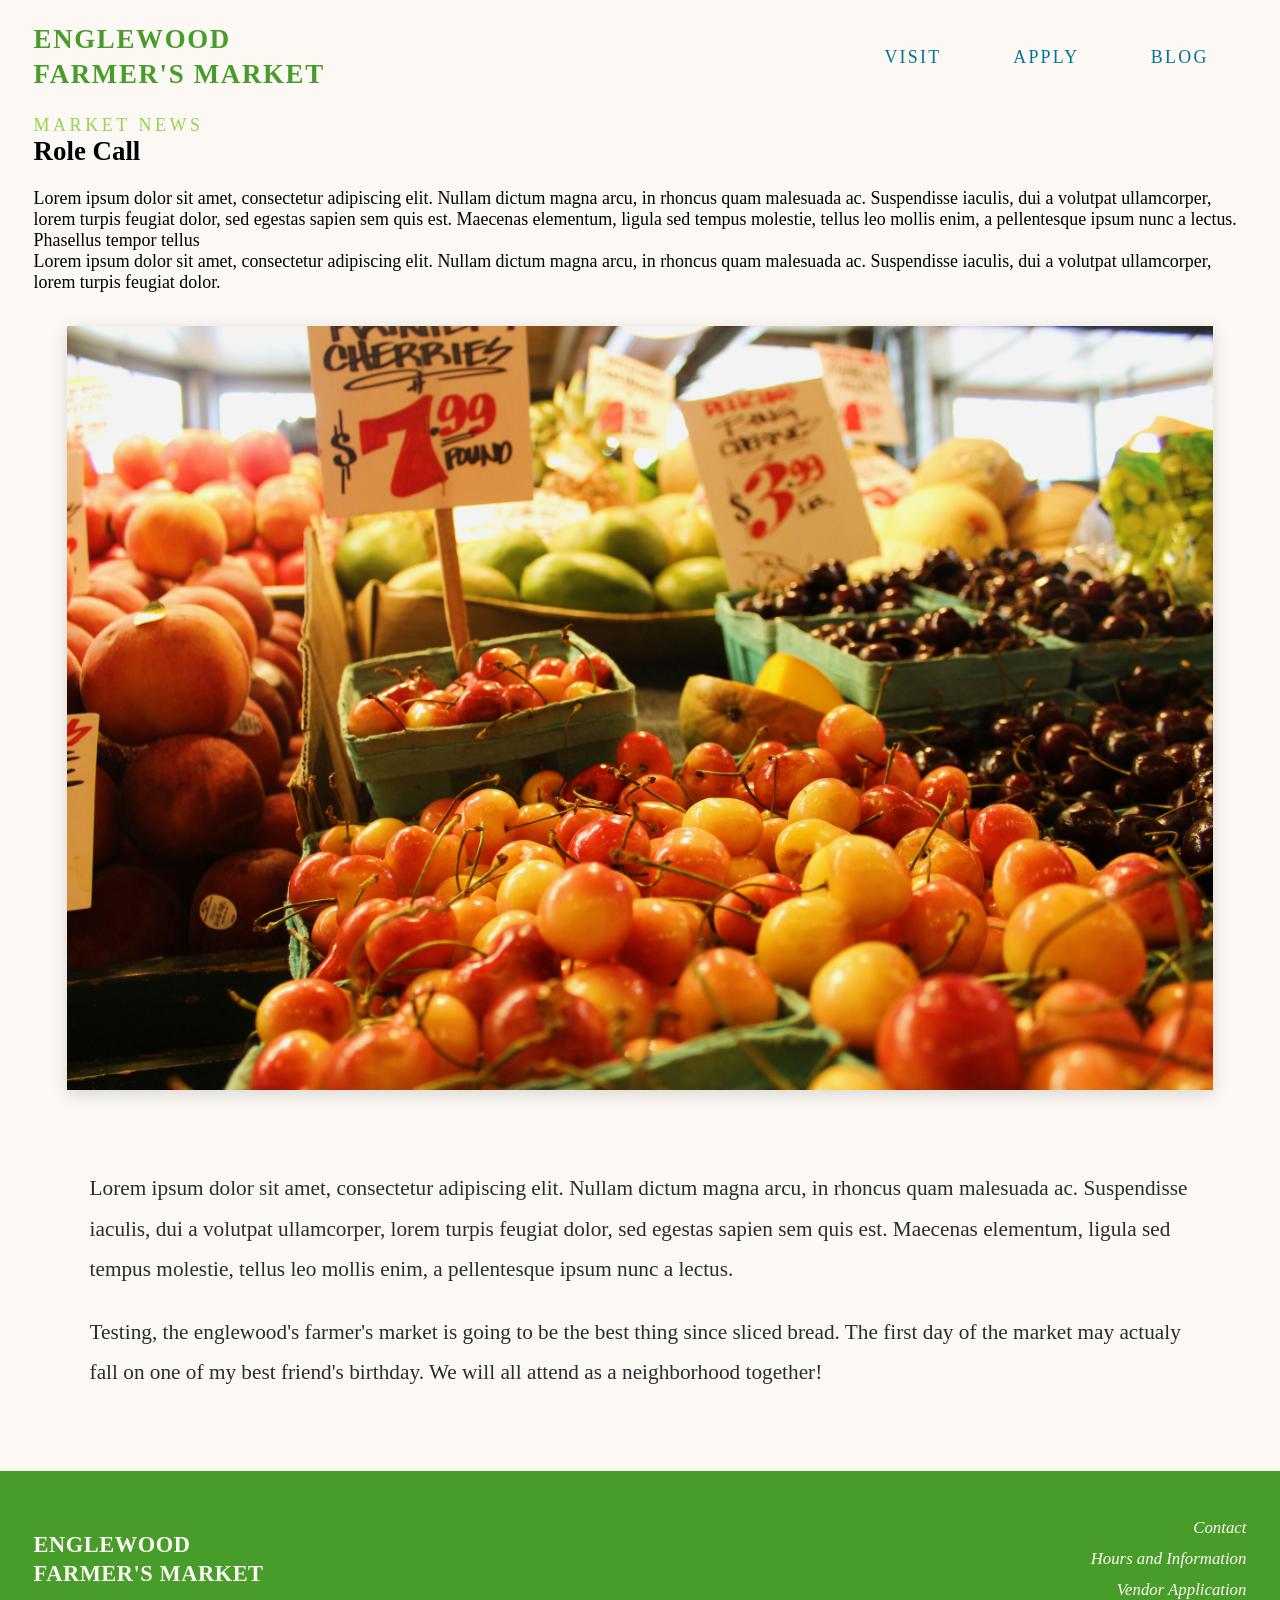
<file: blog/roll-calll.html>
<!DOCTYPE html>
<html lang="en">
<head>
  <meta charset="UTF-8" />
  <meta name="viewport" content="width=device-width, initial-scale=1.0" />
  <title>Role Call! — Englewood Farmer's Market Blog</title>
  <link rel="stylesheet" href="../styles.css" />
</head>
<body>
    <!--Navigation-->

    <nav>
    <div class="nav-logo">
      <p>Englewood<br>Farmer's Market</p>
    </div>
    <ul>
      <li><a href="../visit.html">Visit</a></li>
      <li><a href="../apply.html">Apply</a></li>
      <li><a href="index.html">Blog</a></li>
    </ul>
  </nav>

  <!--Blog Post----->

  <article id="blog-post">
    <!--Top Window- aka title left, image right-->

    <div class="post-intro">
        <span class="post-lead"> Market News</span>
        <h1> Role Call</h1>
        <p class="post-date"> April 2026</p>
        <p> Lorem ipsum dolor sit amet, consectetur adipiscing elit.
          Nullam dictum magna arcu, in rhoncus quam malesuada ac.
          Suspendisse iaculis, dui a volutpat ullamcorper, lorem
          turpis feugiat dolor, sed egestas sapien sem quis est.
          Maecenas elementum, ligula sed tempus molestie, tellus
          leo mollis enim, a pellentesque ipsum nunc a lectus.
          Phasellus tempor tellus</p>
          <p> Lorem ipsum dolor sit amet, consectetur adipiscing elit.
          Nullam dictum magna arcu, in rhoncus quam malesuada ac.
          Suspendisse iaculis, dui a volutpat ullamcorper, lorem
          turpis feugiat dolor.</p>
    <div class="post-image">
        <img src="../images/HeroMarketImage.jpg" alt="Roll Call blog post image"/>
  </div>
      </div>
<!--Bottom aka full width text-->
<div class="post-body">
<p> Lorem ipsum dolor sit amet, consectetur adipiscing elit.
        Nullam dictum magna arcu, in rhoncus quam malesuada ac.
        Suspendisse iaculis, dui a volutpat ullamcorper, lorem turpis
        feugiat dolor, sed egestas sapien sem quis est. Maecenas
        elementum, ligula sed tempus molestie, tellus leo mollis enim,
        a pellentesque ipsum nunc a lectus.
    </p>
    <p> Testing, the englewood's farmer's market is going to be the best thing since sliced bread. The first day of the market may actualy 
        fall on one of my best friend's birthday. We will all attend as a neighborhood together!</p>
</div>

  </article>

  <footer>
    <div class="footer-logo">
      <p>Englewood<br>Farmer's Market</p>
    </div>
    <nav class="footer-links">
      <a href="../contact.html">Contact</a>
      <a href="../visit.html">Hours and Information</a>
      <a href="../apply.html">Vendor Application</a>
    </nav>
  </footer>
</body>
</html>
</file>
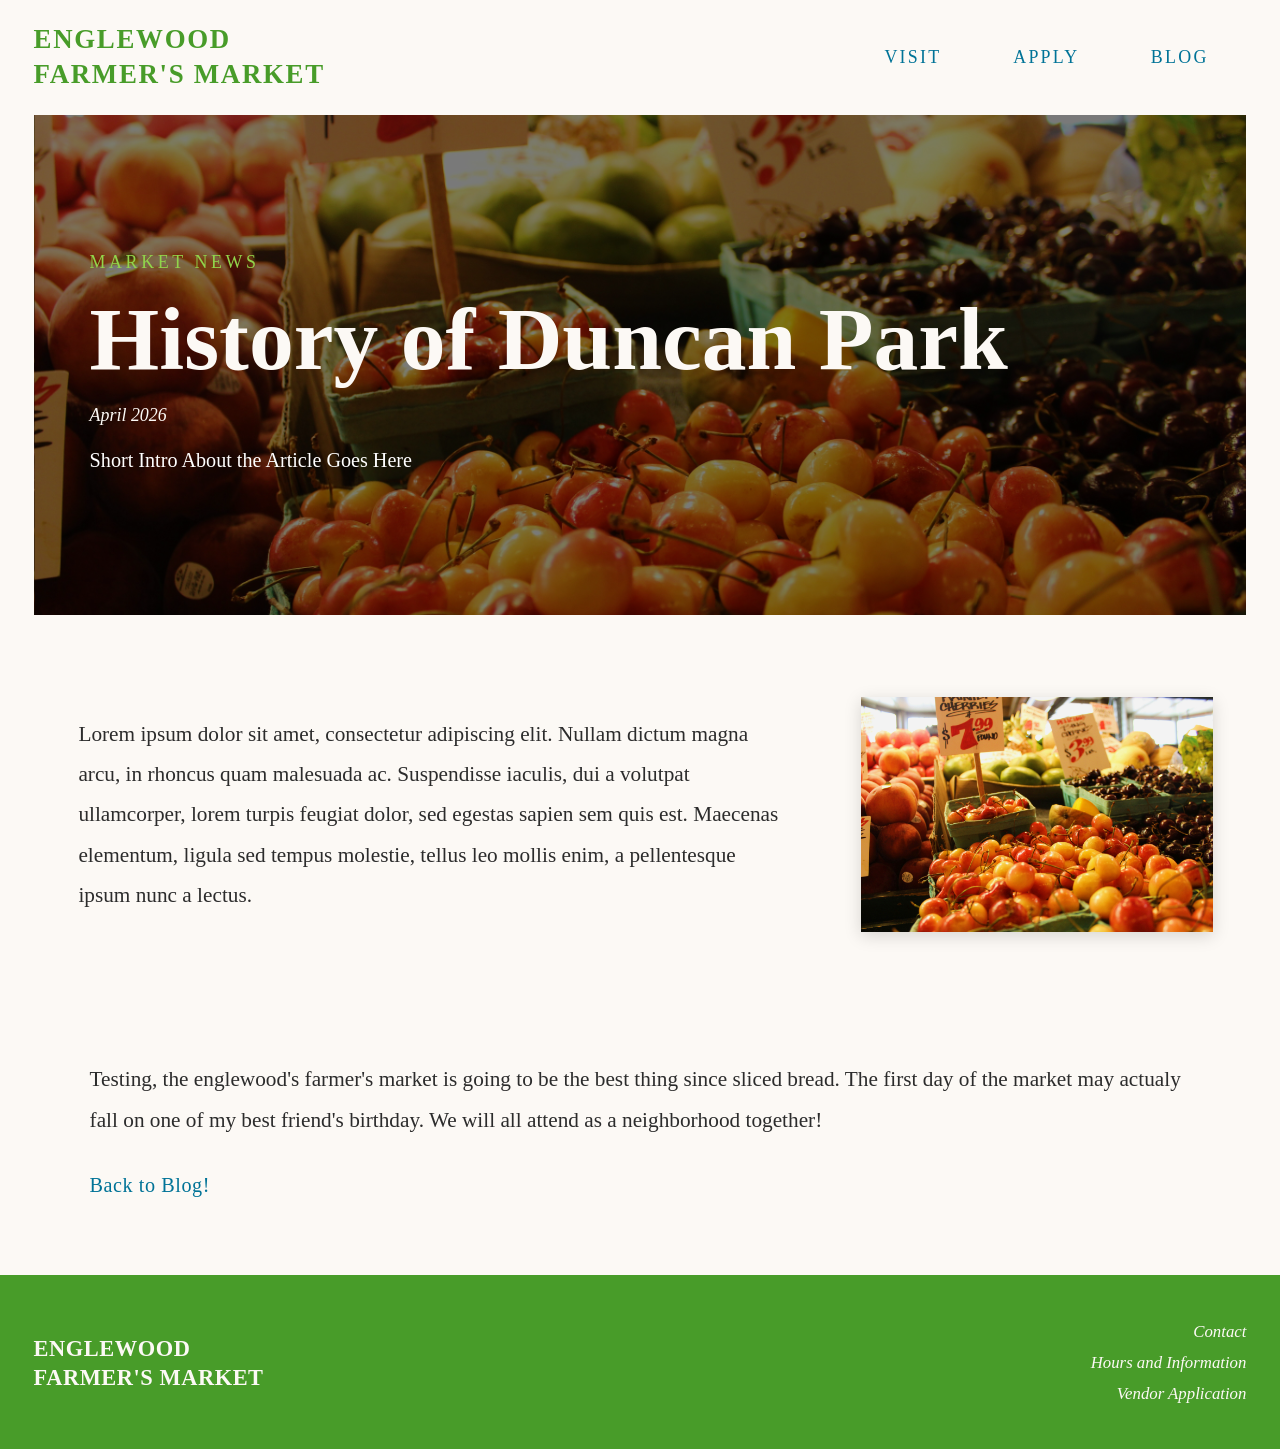
<file: blog/template.html>
<!DOCTYPE html>
<html lang="en">
<head>
  <meta charset="UTF-8" />
  <meta name="viewport" content="width=device-width, initial-scale=1.0" />
  <title>History of Duncan Park — Englewood Farmer's Market Blog</title>
  <link rel="stylesheet" href="../styles.css" />
</head>
<body>
    <!--Navigation-->

    <nav>
    <div class="nav-logo">
        <a href="../index.html">
      <p>Englewood<br>Farmer's Market</p>
      </a>
    </div>
    <ul>
      <li><a href="../visit.html">Visit</a></li>
      <li><a href="../vendor-app.html">Apply</a></li>
      <li><a href="index.html">Blog</a></li>
    </ul>
  </nav>

  <!--Blog Post----->

  <article id="blog-post">
    <!--Top: full width header-->
    <div class="post-top">
        <span class="post-lead"> Market News</span>
        <h1> History of Duncan Park</h1>
        <p class="post-date"> April 2026</p>
        <p class="post-blurb"> Short Intro About the Article Goes Here</p>
      </div>
<!--Middle two column- text left image right-->
<div class="post-middle">
<div class="post-text-col"> <!--left col-->
<p> Lorem ipsum dolor sit amet, consectetur adipiscing elit.
        Nullam dictum magna arcu, in rhoncus quam malesuada ac.
        Suspendisse iaculis, dui a volutpat ullamcorper, lorem turpis
        feugiat dolor, sed egestas sapien sem quis est. Maecenas
        elementum, ligula sed tempus molestie, tellus leo mollis enim,
        a pellentesque ipsum nunc a lectus.
    </p>
    </div>

    <div class="post-image"> <!--right col-->
      <img src="../images/HeroMarketImage.jpg" alt="History of Duncan Park"/>
      </div>
</div>

<!--Bottom: full width body text-->
<div class="post-body">
   <p> Testing, the englewood's farmer's market is going to be the best thing since sliced bread. The first day of the market may actualy 
        fall on one of my best friend's birthday. We will all attend as a neighborhood together!</p>
        <a href="index.html" class="post-back"> Back to Blog!</a>
</div>
  </article>

  <footer>
    <div class="footer-logo">
      <p>Englewood<br>Farmer's Market</p>
    </div>
    <nav class="footer-links">
      <a href="../contact.html">Contact</a>
      <a href="../visit.html">Hours and Information</a>
      <a href="../vendor-app.html">Vendor Application</a>
    </nav>
  </footer>
</body>
</html>
</file>
<file: styles.css>
:root{
    --color-bg: #FCF9F5;
    --color-yellow:#FFEAB9;
    --color-teal:#007397;
    --color-light-teal:#7EE0FF;
    --color-green:#489C29;
    --color-green-lt:#91D54B;
    --color-orange:#FF9D26;
    --color-text:#2c2c2c;
    --color-text-muted:#4a6741;

}
html{
    font-size: 70%;
}
*{
    margin: 0;
    padding: 0;
    box-sizing: border-box;
}

a, button {
    cursor: pointer;
}
body {
    font-family: Georgia, 'Times New Roman', Times, serif;
    font-size: 1.6rem;
    background-color: #FCF9F5;
}
a{
    text-decoration: none;
    color: inherit;
}

/*--___ Shared Page Headers ----*/
#visit-header,
#blog-header,
#apply-header{
     background-color: var(--color-yellow);
    padding: 6rem 6rem 4rem;
    font-size: 1.8rem;
}
/*--Navigation-*/

nav{
    display:flex;
    justify-content: space-between;
    align-items: stretch;
    min-height: 7rem;
    padding: 0 3rem;
    background-color: var(--color-bg);
}
nav ul {
    list-style: none;
    display: flex;
    gap: 0;
    align-items: stretch;
    width: 33%;
}
nav ul li{
    display: flex;
    align-items: stretch;
    flex: 1;
}
nav ul a{
    flex: 1;
    color: var(--color-teal);
    background-color: transparent;
    text-transform: uppercase;
    font-size: 1.6rem;
    letter-spacing: 0.2rem;
    padding: 0;
    justify-content: center;
    display: flex;
    align-items: center;

}
nav ul a:hover{
    color: var(--color-bg);
    background-color: var(--color-orange);
    text-decoration: none;
}
.nav-logo p{
    font-size: 2.4rem;
    font-weight: bold;
    letter-spacing: 0.15rem;
    text-transform: uppercase;
    color: var(--color-green);
    padding: 2rem 0;
    line-height: 1.3;
}
/*--footer-*/
footer nav{
    background-color: transparent;
    border: none;
    padding:0;
    min-height: unset;
}
footer{
    display: flex;
    justify-content: space-between;
    align-items: center;
    padding: 4rem 3rem;
    border-top: 2px solid var(--color-green);
    background-color: var(--color-green);
}
.footer-logo p{
    font-size: 2rem;
    font-weight: bold;
    letter-spacing: 0.05rem;
    text-transform: uppercase;
    color: var(--color-bg);
    line-height: 1.3;
}
.footer-links {
    display:flex;
    flex-direction: column;
    align-items: flex-end;
    gap: 1rem;
}
.footer-links a{
    font-size: 1.5rem;
    font-style: italic;
    color: var(--color-bg);
}

.footer-links a:hover {
    color: var(--color-yellow);
    text-decoration: underline;
}

/*--Hero-*/
/* Home Page---*/

#hero{
    text-align: center;
    padding: 8rem 2rem;
    background-image: 
        linear-gradient(rgba(0,0,0,0.45), rgba(0,0,0,0.45)),
        url('images/HeroMarketImage.jpg');
    background-size: cover;
    background-position: center;
    background-repeat: no-repeat;
}

#hero h1{
    font-size: 5rem;
    margin-bottom: 1rem;
    color: var(--color-bg);
}

#hero h2{
    font-size: 2rem;
    margin-bottom: 1.5rem;
    font-weight: normal;
    font-style: italic;
    color: var(--color-yellow);
}
#hero p{
margin-bottom: .4rem;
font-size: 1.4rem;
color: var(--color-bg);
}

.hero-buttons{
display: flex;
justify-content: center;
gap: 1.5rem;
margin-top: 3rem;
}

.hero-buttons a{
    padding: 1.2rem 2.4rem;
    border: 2px solid var(--color-teal);
    background-color: var(--color-teal);
    color: var(--color-bg);
    font-size: 1.2rem;
    letter-spacing: .12em;
    text-transform: uppercase;
}
.hero-buttons a:hover{
background-color: var(--color-orange);
border-color: var(--color-orange);
color: var(--color-bg);
}

/*--About--*/

#about{
    display: flex;
    margin:4rem 3rem;
    overflow: hidden;
}

.about-image{
flex:1;
overflow: hidden;  
}
.about-image img{
    width: 100%;
    height: 100%;
    object-fit: cover;
    display: block;
}
.about-text{
    flex: 1;
    padding: 5rem 4rem;
    display: flex;
    flex-direction: column;
    justify-content: center;
    gap: 1.8rem;
    background-color: var(--color-yellow);
}

.about-text p{
    font-size: 1.6rem;
    line-height: 1.7;
    color: var(--color-text);
}
.about-text p:first-child{
    font-size: 1.2rem;
    letter-spacing: .2em;
    text-transform: uppercase;
    color: var(--color-green);
    font-style: normal;
}
.about-text h2{
    font-size: 3rem;
    color:var(--color-teal);
    line-height: 1.2;
}
.about-lead{
    font-size: 1.2rem !important;
    letter-spacing: 0.2rem !important;
    text-transform: uppercase;
    color: var(--color-green) !important;
}
.about-details {
    font-size: 2.5rem !important;
    font-weight: bold;
    color: var(--color-text-muted) !important;
    letter-spacing: .05rem;
}
.about-cta{
    display: inline-block;
    align-self: flex-start;
    margin-top: 1rem;
    padding: 1.2rem 2.4rem;
    background-color: var(--color-teal);
    color: var(--color-bg);
    font-size: 1.2rem;
    letter-spacing: 0.15rem;
    text-transform: uppercase;
    border: 2px solid var(--color-teal);
}

.about-cta:hover{
    background-color: var(--color-orange);
    border-color: var(--color-orange);
}
/*--Blog Preview--*/

#blog-preview{
    display: flex;
    gap: 1.5rem;
    margin: 0 3rem 4rem;
}

.blog-card{
    background-color: var(--color-teal);
    padding: 3rem 2.5rem;
    display: flex;
    flex-direction: column;
    justify-content: flex-end;
    min-height: 400px;
    flex:1;
    transition: opacity 0.2s;

}
.blog-card:hover{
    opacity: 0.85;
}
.blog-card.featured{
    flex: 1.6;
    background-color: var(--color-green);

}
.blog-card h3{
    color: var(--color-bg);
    font-size: 1.8rem;
    line-height: 1.3;
}
.blog-card.featured h3{
    font-size: 2.6rem;
}
.blog-card-label{
    font-size: 1.1rem;
    letter-spacing: 0.2em;
    text-transform: uppercase;
    color: white;
    opacity: 0.6;
}

/*-- Visit Page ---------*/



.page-lead{
    font-size: 1.2rem;
    letter-spacing: 0.2em;
    text-transform: uppercase;
    color: var(--color-green);
    margin-bottom: 1rem;
}

#visit-header h1{
    font-size: 5rem;
    color: var(--color-teal);
    line-height: 1.1;
}

#visit-content{
    display: flex;
    margin: 4rem 3rem;
    overflow: hidden;
    min-height: 500px;
}

.visit-info{
    flex: 1;
    padding: 5rem 4rem;
    background-color: var(--color-bg);
    display: flex;
    flex-direction: column;
    gap: 3rem;

}

.visit-info h2{
    font-size: 3rem;
    color: var(--color-teal);
    letter-spacing: -0.01em;
}

.visit-detail {
    display:flex;
    flex-direction: column;
    gap: 0.6rem;
}

.visit-label { 
    font-size: 1.2rem;
    letter-spacing: 0.2em;
    text-transform: uppercase;
    color: var(--color-green);
    font-weight: bold;
}

.visit-detail p{
    font-size: 1.6rem;
    line-height: 1.7;
    color: var(--color-text);
}

.visit-map {
    flex: 1;
    border-left: 2px solid var(--color-green);
    overflow: hidden;
}

.visit-map iframe{
    width: 100%;
    height:100%;
    display:block;
    border: none;
    min-height: 500px;
}
/*-- Blog landing page --*/

#blog-header {
    text-align: center;
}

#blog-header h1{
    font-size: 6rem;
    color: var(--color-teal);
    text-transform: uppercase;
}

#blog-grid {
    display: grid;
    grid-template-columns: 1fr 1fr;
    gap:1.5rem;
    margin: 4rem 3rem;
}

.blog-grid-card {
    background-color: var(--color-light-teal);
    padding: 4rem 3rem;
    display: flex;
    flex-direction: column;
    justify-content: center;
    align-items: center;
    text-align: center;
    min-height: 320px;
    gap: 1.2rem;
    transition: opacity 0.2s;
    cursor: pointer;
}

.blog-grid-card:hover{
    opacity: .85;
}

.blog-grid-card h2{
    font-size: 2.4rem;
    color:var(--color-bg);
    line-height: 1.2;
}

.blog-grid-card p{
    font-size: 1.4rem;
    font-style: italic;
    color: var(--color-bg);
    line-height: 1.5;
}
/*--CTA Card on the bottom right --*/

.blog-cta-card{
    background-color: var(--color-green);

}

.blog-cta-card h2{
    color: var(--color-bg);
    text-transform: uppercase;
}
.blog-cta-card p{
    color: white;
    opacity: .8;
}

.blog-cta-card a {
    display: inline-block;
    margin-top: 1.5rem;
    padding: 1.2rem 3rem;
    background-color: var(--color-teal);
    color: var(--color-bg);
    font-size: 1.4rem;
    text-transform: uppercase;
}

.blog-cta-card a:hover{
    background-color: var(--color-orange);
}

.card-duncan{
    background-image: 
    linear-gradient(rgba(0,0,0,0.45), rgba(0,0,0,0.45)),
    url('images/duncan-park.jpg');
    background-size: cover;
    background-position: center 30%;
}

.card-rollcall{
    background-image:
    linear-gradient(rgba(0,0,0,0.45), rgba(0,0,0,0.45)),
    url('images/cherry-tomatoes-wide.jpg');
    background-size: cover;
    background-position: center;
}

.card-insidelook{
    background-image: 
    linear-gradient(rgba(0,0,0,0.45), rgba(0,0,0,0.45)),
    url('images/berries-sky.jpg');
    background-size: cover;
    background-position: center;

}
/* ---- Blog Post Page ---*/

#blog-post {
    margin: 0 3rem 3rem;
    overflow:hidden;
}

.post-top{
background-image:
linear-gradient(rgba(0,0,0,0.5), rgba(0,0,0,0.5)),
 url('images/HeroMarketImage.jpg');
background-size: cover;
background-position: center;
min-height: 500px;
display: flex;
flex-direction: column;
justify-content: center;
padding: 6rem 5rem;
gap:1.5rem;
}
.post-top-duncan{
    background-image:
linear-gradient(rgba(0,0,0,0.5), rgba(0,0,0,0.5)),
 url('images/duncan-park.jpg');
}

.post-top-rollcall{
    background-image: 
  linear-gradient(rgba(0,0,0,0.5), rgba(0,0,0,0.5)),
  url('images/cherry-tomatoes-wide.jpg'); 
}

.post-top-insidelook{
    background-image: 
    linear-gradient(rgba(0,0,0,0.5), rgba(0,0,0,0.5)),
    url('images/berries-sky.jpg');
}

.post-lead{
    font-size:1.6rem;
    text-transform: uppercase;
    letter-spacing:0.2em;
    color: var(--color-green-lt);
}
.post-top h1{
    font-size: 8rem;
    color: var(--color-bg);
    line-height: 1.1;
}

.post-date{
    font-size: 1.6rem;
    color: var(--color-bg);
    font-style: italic;
}

.post-blurb{
    font-size: 1.8rem;
    color: white;
    line-height: 1.7;
    max-width: 600px;
}

.post-middle{
    display: flex;
    min-height: 400px;
}
.post-text-col{
    flex: 2;
    padding: 4rem 4rem;
    background-color: var(--color-bg);
    display: flex;
    flex-direction: column;
    gap: 2rem;
    justify-content: center;
}

.post-text-col p{
    font-size: 1.9rem;
    line-height: 1.9;
    color:var(--color-text);
}

.post-image{
    flex: 1;
    overflow: hidden;
    background-color: var(--color-bg);
    padding: 3rem;
    display: flex;
    align-items: center;
    justify-content: center;
}

.post-image img{
    width: 100%;
    height: auto;
    object-fit: cover;
    display: block;
    box-shadow: 0 4px 16px rgba(0,0,0,0.15);
}

.post-body{
    padding: 4rem 5rem;
    background-color: var(--color-bg);
    display: flex;
    flex-direction: column;
    gap:2rem;
}

.post-body p{
    font-size: 1.9rem;
    line-height: 1.9;
    color:var(--color-text);
}

.post-back{
    display: inline-block;
    font-size: 1.8rem;
    color: var(--color-teal);
    letter-spacing: .05rem;
    margin-top: 1rem;
    align-self: flex-start;
}

.post-back:hover{
    color: var(--color-orange);
}

/*----- VENDOR APPLICATION ------*/
#apply-header .page-lead{
    font-size: 2rem;
    text-transform: uppercase;
    letter-spacing: 0.25em;
    text-align: center;
    color: var(--color-green);
    margin-bottom: 1rem;
}

#apply-header h1{
    font-size: 6rem;
    color: var(--color-teal);
    line-height: 1.1;
    margin-bottom: 1.5rem;
    text-align: center;
}

#apply-subhead {
    font-size: 1.8rem;
    color: var(--color-text-muted);
    font-style: italic;
    max-width: 600px;
    margin: 0 auto;
}
/*-- Vendor Categories Card+Grid ---*/

#vendor-categories {
    margin: 4rem 3rem;
}

#vendor-categories h2{
    font-size: 2.4rem;
    color: var(--color-teal);
    text-transform: uppercase;
    margin-bottom: 3rem;
}

.category-grid{
    display: grid;
    grid-template-columns: 1fr 1fr 1fr;
    gap: 1.5rem;
}

.category-card{
    background-color: var(--color-teal);
    padding: 5rem 5rem;
    display: flex;
    flex-direction: column;
    gap: 2rem;
    text-align: center;
    border-radius: 8px;
    box-shadow: 0 4px 12px rgba(0,0,0,0.1);
}

.category-card i{
    font-size: 4rem;
    color: var(--color-bg);
}

.category-card h3{
    font-size: 2rem;
    color: var(--color-bg);
    text-transform: uppercase;
}

.category-card p{
    font: 1.5rem;
    color: var(--color-bg);
}

/*---Vendor Form Styles---*/

#vendor-form{
    margin: 4rem 3rem;
    padding: 5rem 6rem;
    background-color: var(--color-yellow);
}

#vendor-form h2{
    font-size: 4rem;
    color: var(--color-teal);
    text-transform: uppercase;
    text-align: center;
    margin-bottom: 4rem;
}

form{
    display:flex;
    flex-direction: column;
    gap: 2.5reml;
    max-width: 700px;
    margin: 0 auto;
}

.form-field{
    display: flex;
    flex-direction: column;
    gap: 0.8rem;
}

.form-field label{
    font-size: 1.3rem;
    text-transform:uppercase;
    color: var(--color-green);
    font-weight: bold;
    margin-top: 1rem;
}

.form-field input,
.form-field select {
    font-family: Georgia, 'Times New Roman', Times, serif;
    font-size: 1.6rem;
    padding: 1.2rem 1.6rem;
    background-color: var(--color-bg);
    margin-bottom: 1rem;
    border: none;
    border-bottom: 1px solid var(--color-teal);
    color: var(--color-text);
    width: 100%;
    outline: none;
}

.form-field input:focus,
.form-field select:focus{
    border-color: var(--color-orange);
}

.form-field input::placeholder{
    font-style: italic;
}

form button[type="submit"]{
    align-self: flex-start;
    padding: 1.4rem 3.5rem;
    color:var(--color-bg);
    background-color: var(--color-teal);
    border: 2px solid var(--color-teal);
    font-family: Georgia, 'Times New Roman', Times, serif;
    text-transform: uppercase;
    margin-top: 1rem;
    margin-bottom: 2rem;

}

form button[type="submit"]:hover{
    background-color: var(--color-orange);
    border: 2px solid var(--color-orange);
    color: var(--color-bg);
}

/*---- Thank You PAge ---*/

#thankyou{
    background-color: var(--color-yellow);
    display: flex;
    flex-direction: column;
    align-items: center;
    justify-content: center;
    text-align: center;
    padding: 8rem 3rem;
    gap: 2rem;
}

#thankyou .page-lead{
    font-size: 1.4rem;
    letter-spacing: .2em;
    text-transform: uppercase;
    color:var(--color-green);
}

#thankyou h1{
    font-size: 7rem;
    color: var(--color-teal);
    line-height: 1.1;
}

.thankyou-sub{
    font-size: 1.8rem;
    color: var(--color-text-muted);
    font-style: italic;
    max-width: 600px;
}

.thankyou-buttons{
    display: flex;
    gap: 1.5rem;
    margin-top: 1rem;
}

.thankyou-buttons a {
    padding: 1.2rem 2.4rem;
    font-size: 1.2rem;
    text-transform: uppercase;
    background-color: var(--color-teal);
    color: var(--color-bg);
}

.thankyou-buttons a:hover{
    background-color: var(--color-orange);
}

/*---Contact Page----*/

#contact-header,
#contact-header h1,
#contact-header .page-lead{
    text-align: center;
}

#contact-content{
    max-width: 700px;
    margin: 5rem auto;
    padding:0 3rem;
    display: flex;
    flex-direction: column;
    gap: 4rem;
}

.contact-intro{
    font-size: 1.8rem;
    line-height: 1.8;
    color: var(--color-text);
    text-align: center;
    font-style: italic;
}

.contact-details{
    display: flex;
    flex-direction: column;
    gap: 3rem;
}

.contact-item{
    display: flex;
    align-items: center;
    gap: 2.5rem;
    padding: 3rem;
    background-color: var(--color-yellow);
}

.contact-item i{
    font-size: 3.5rem;
    color: var(--color-teal);
    width: 4rem;
    text-align: center;
}

.contact-item div{
    display: flex;
    flex-direction: column;
    gap: 0.5rem;
}

.contact-label{
    font-size: 1.2rem;
    letter-spacing: 0.2rem;
    text-transform: uppercase;
    color: var(--color-green);
    font-weight: bold;
}

.contact-item a {
    font-size: 1.6rem;
    color: var(--color-teal);
    line-height: 1.4;
}

.contact-item a:hover{
    color: var(--color-orange);
}
</file>
